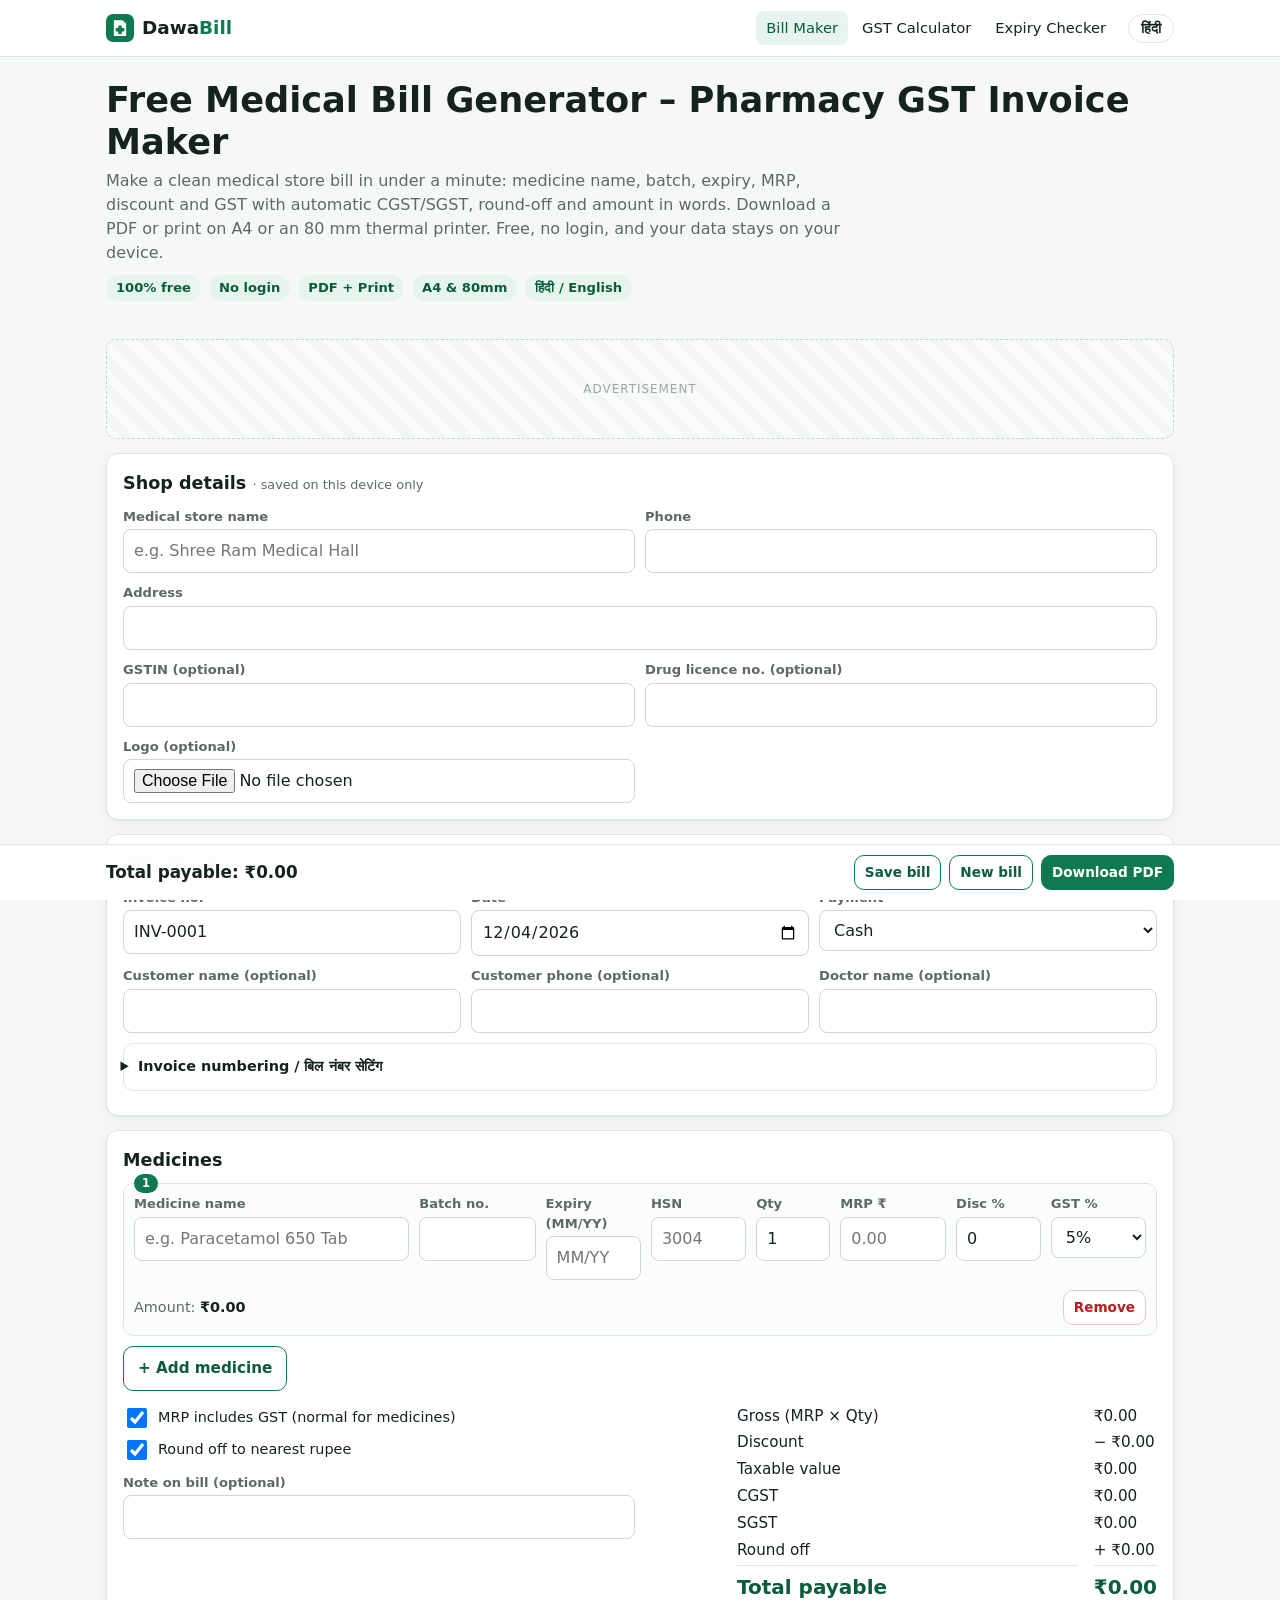
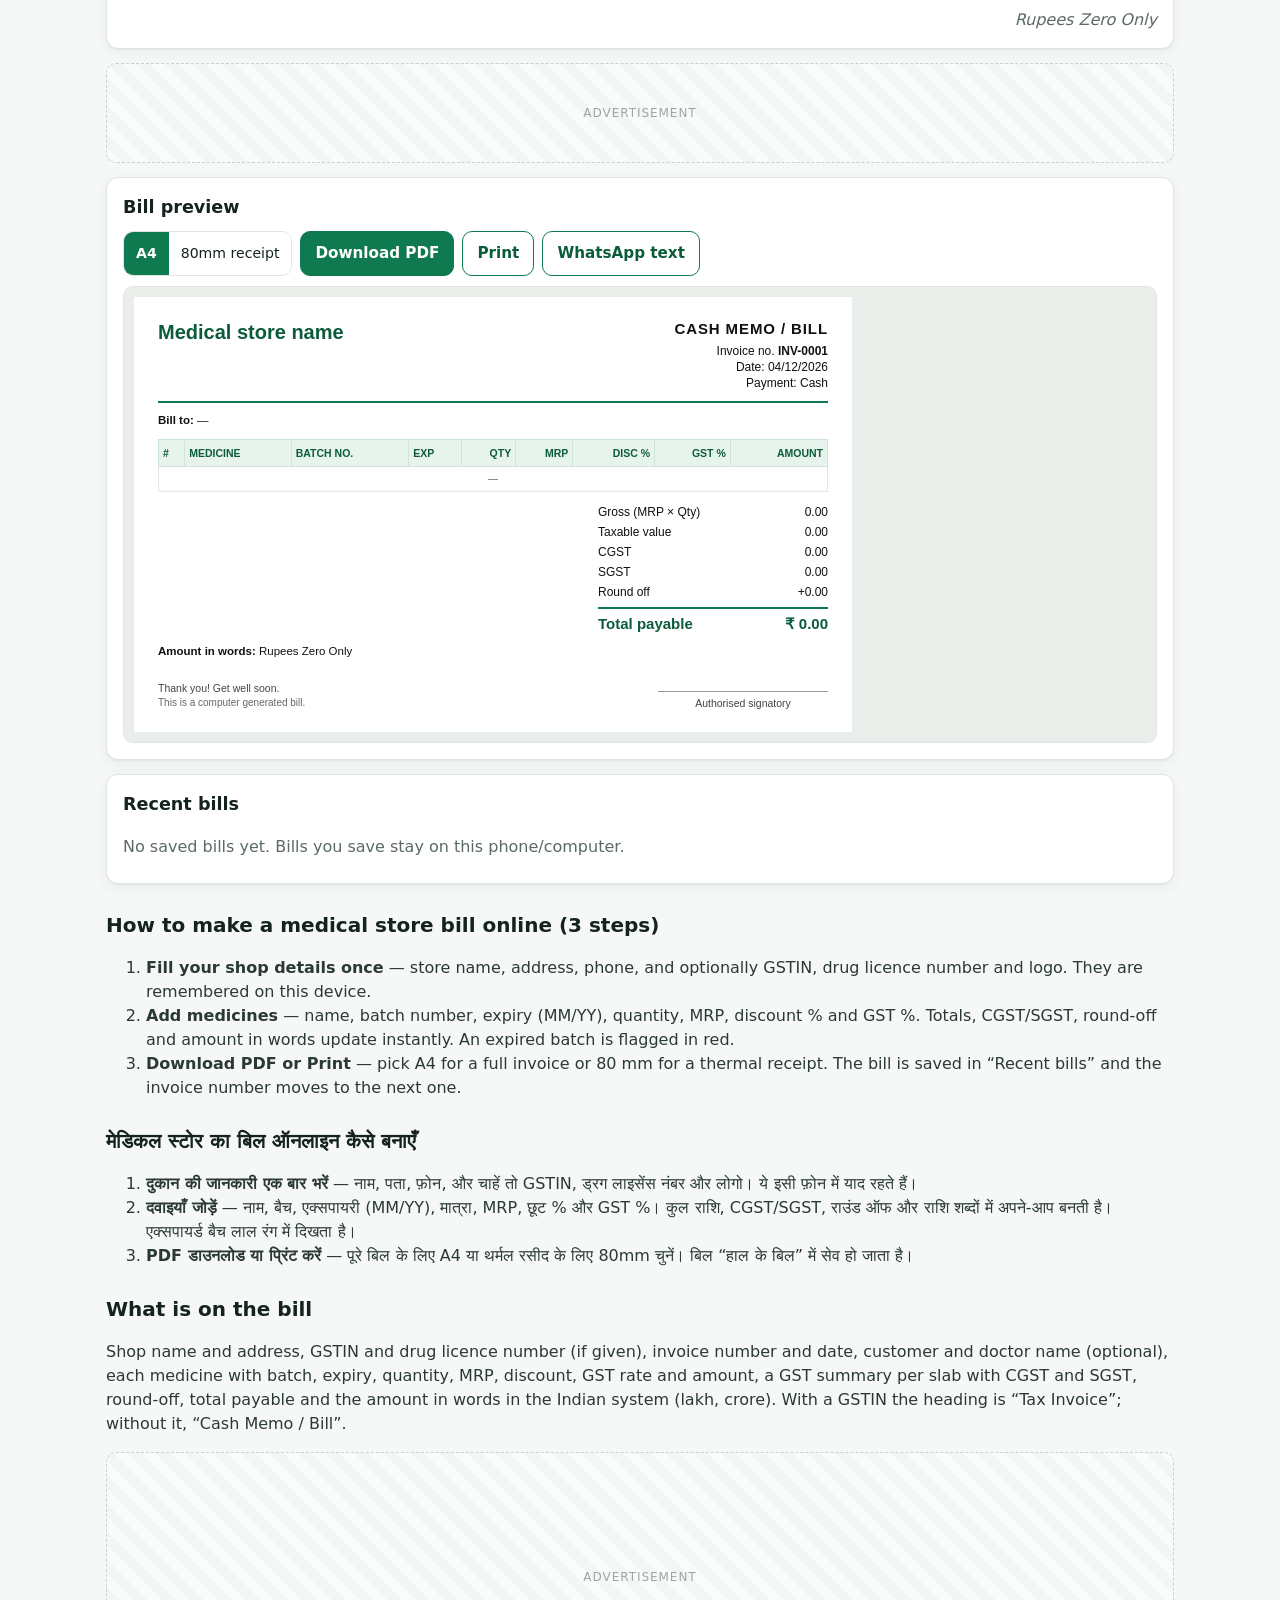
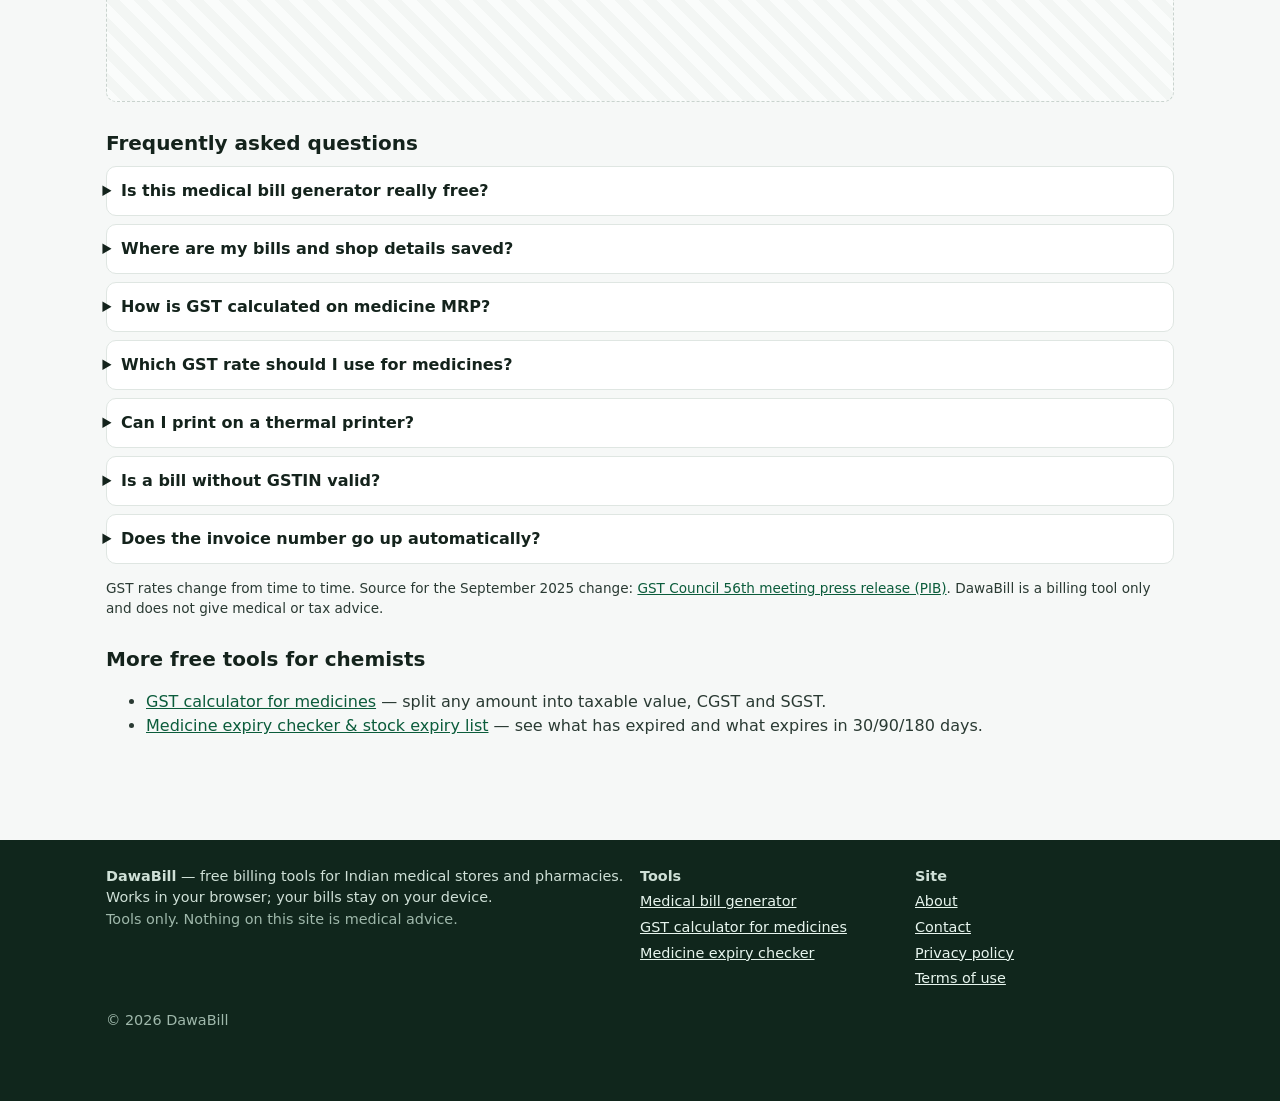
<file: docs/index.html>
<!doctype html>
<html lang="en">
<head>
<meta charset="utf-8">
<meta name="viewport" content="width=device-width, initial-scale=1">
<title>Free Medical Bill Generator | Pharmacy GST Invoice Maker (PDF) – DawaBill</title>
<meta name="description" content="Free medical bill generator for Indian chemists: make pharmacy GST invoices with batch, expiry, MRP, discount, CGST/SGST and amount in words. Download PDF (A4 or 80mm). No login.">
<link rel="canonical" href="https://wildsouleast.github.io/dawabill/">
<meta name="robots" content="index,follow">
<meta name="theme-color" content="#0f7a4f">
<meta property="og:type" content="website">
<meta property="og:site_name" content="DawaBill">
<meta property="og:title" content="Free Medical Bill Generator | Pharmacy GST Invoice Maker (PDF) – DawaBill">
<meta property="og:description" content="Free medical bill generator for Indian chemists: make pharmacy GST invoices with batch, expiry, MRP, discount, CGST/SGST and amount in words. Download PDF (A4 or 80mm). No login.">
<meta property="og:url" content="https://wildsouleast.github.io/dawabill/">
<meta property="og:image" content="https://wildsouleast.github.io/dawabill/og.png">
<meta property="og:locale" content="en_IN">
<meta name="twitter:card" content="summary_large_image">
<link rel="icon" href="favicon.svg" type="image/svg+xml">
<link rel="stylesheet" href="styles.css">
<script type="application/ld+json">{"@context": "https://schema.org", "@type": "WebApplication", "name": "DawaBill – Free Medical Bill Generator", "url": "https://wildsouleast.github.io/dawabill/", "description": "Free medical bill generator for Indian chemists: make pharmacy GST invoices with batch, expiry, MRP, discount, CGST/SGST and amount in words. Download PDF (A4 or 80mm). No login.", "applicationCategory": "BusinessApplication", "operatingSystem": "Any (web browser)", "inLanguage": ["en-IN", "hi-IN"], "isAccessibleForFree": true, "offers": {"@type": "Offer", "price": "0", "priceCurrency": "INR"}}</script><script type="application/ld+json">{"@context": "https://schema.org", "@type": "FAQPage", "mainEntity": [{"@type": "Question", "name": "Is this medical bill generator really free?", "acceptedAnswer": {"@type": "Answer", "text": "Yes. DawaBill is free to use with no login and no limit on bills. The site is supported by ads."}}, {"@type": "Question", "name": "Where are my bills and shop details saved?", "acceptedAnswer": {"@type": "Answer", "text": "Only in your own browser (localStorage) on the phone or computer you use. Nothing is uploaded to our server. If you clear browser data or change phone, saved bills are gone, so keep the PDFs you need."}}, {"@type": "Question", "name": "How is GST calculated on medicine MRP?", "acceptedAnswer": {"@type": "Answer", "text": "MRP printed on medicines already includes GST. So the tool takes the amount after discount and works backwards: taxable value = amount × 100 ÷ (100 + GST%). The GST is split equally into CGST and SGST. If your rates are without GST, untick “MRP includes GST” and GST is added on top."}}, {"@type": "Question", "name": "Which GST rate should I use for medicines?", "acceptedAnswer": {"@type": "Answer", "text": "Check the rate for each product's HSN code with your CA or on the GST portal. As per the GST Council's 56th meeting (effective 22 September 2025), most medicines moved to 5% and some life-saving drugs to nil. The tool lets you pick 0%, 5%, 12% or 18% for every item."}}, {"@type": "Question", "name": "Can I print on a thermal printer?", "acceptedAnswer": {"@type": "Answer", "text": "Yes. Choose “80mm receipt” and press Print or Download PDF. The receipt layout fits common 80 mm thermal printers. For a normal printer choose A4."}}, {"@type": "Question", "name": "Is a bill without GSTIN valid?", "acceptedAnswer": {"@type": "Answer", "text": "If you are not GST-registered, leave GSTIN empty and the bill prints as a “Cash memo / Bill”. With a GSTIN it prints as a “Tax invoice”. Your CA can tell you what your shop needs."}}, {"@type": "Question", "name": "Does the invoice number go up automatically?", "acceptedAnswer": {"@type": "Answer", "text": "Yes. Every saved or downloaded bill moves the counter to the next number (INV-0001, INV-0002…). You can change the prefix and the next number any time."}}]}</script>
</head>
<body>
<a class="skip" href="#main">Skip to content</a>
<header class="site noprint"><div class="wrap">
<a class="logo" href=""><svg viewBox="0 0 32 32" aria-hidden="true"><rect width="32" height="32" rx="8" fill="#0f7a4f"/><path d="M9 7h10l4 4v14H9z" fill="#fff"/><path d="M19 7v4h4" fill="#cfe9dc"/><rect x="14" y="13" width="4" height="10" rx="1" fill="#0f7a4f"/><rect x="11" y="16" width="10" height="4" rx="1" fill="#0f7a4f"/></svg><span>Dawa<b>Bill</b></span></a>
<nav class="main" aria-label="Main"><a href="" aria-current=page>Bill Maker</a><a href="gst-calculator/">GST Calculator</a><a href="medicine-expiry-checker/">Expiry Checker</a></nav>
<button id="langBtn" class="lang" type="button">हिंदी</button>
</div></header>
<main id="main">

<div class="wrap">
<section class="hero">
<h1>Free Medical Bill Generator – Pharmacy GST Invoice Maker</h1>
<p>Make a clean medical store bill in under a minute: medicine name, batch, expiry, MRP, discount and GST with automatic CGST/SGST, round-off and amount in words. Download a PDF or print on A4 or an 80&nbsp;mm thermal printer. Free, no login, and your data stays on your device.</p>
<ul class="badges"><li>100% free</li><li>No login</li><li>PDF + Print</li><li>A4 &amp; 80mm</li><li>हिंदी / English</li></ul>
</section>
<!-- AD SLOT: home-top — paste the AdSense <ins> unit here after approval; keep the reserved height -->
<div class="ad-slot noprint" data-ad-slot="home-top" aria-hidden="true">Advertisement</div>
<form id="billForm" autocomplete="on">
<section class="card" id="shopCard" aria-labelledby="hShop">
<h2 id="hShop"><span data-i18n="shopDetails">Shop details</span> <small>· <span data-i18n="savedDevice">saved on this device only</span></small></h2>
<div class="grid g2">
<div><label for="shopName" data-i18n="shopName">Medical store name</label><input id="shopName" placeholder="e.g. Shree Ram Medical Hall" autocomplete="organization"></div>
<div><label for="shopPhone" data-i18n="shopPhone">Phone</label><input id="shopPhone" inputmode="tel" autocomplete="tel"></div>
<div style="grid-column:1/-1"><label for="shopAddr" data-i18n="shopAddr">Address</label><input id="shopAddr" autocomplete="street-address"></div>
<div><label for="gstin" data-i18n="gstin">GSTIN (optional)</label><input id="gstin" maxlength="15" style="text-transform:uppercase"></div>
<div><label for="dl" data-i18n="dl">Drug licence no. (optional)</label><input id="dl"></div>
<div><label for="logoIn" data-i18n="logo">Logo (optional)</label><input id="logoIn" type="file" accept="image/*"></div>
<div style="display:flex;align-items:flex-end"><button type="button" id="logoRm" class="btn small danger" data-i18n="removeLogo" hidden>Remove logo</button></div>
</div>
</section>

<section class="card" id="billCard" aria-labelledby="hBill">
<h2 id="hBill" data-i18n="billDetails">Bill details</h2>
<div class="grid g3">
<div><label for="invNo" data-i18n="invNo">Invoice no.</label><input id="invNo"></div>
<div><label for="date" data-i18n="date">Date</label><input id="date" type="date"></div>
<div><label for="payMode" data-i18n="payMode">Payment</label><select id="payMode"><option value="cash" data-i18n="cash">Cash</option><option value="upi" data-i18n="upi">UPI</option><option value="card" data-i18n="card">Card</option><option value="credit" data-i18n="credit">Credit</option></select></div>
<div><label for="custName" data-i18n="custName">Customer name (optional)</label><input id="custName" autocomplete="off"></div>
<div><label for="custPhone" data-i18n="custPhone">Customer phone (optional)</label><input id="custPhone" inputmode="tel" autocomplete="off"></div>
<div><label for="doctor" data-i18n="doctor">Doctor name (optional)</label><input id="doctor" autocomplete="off"></div>
</div>
<details style="margin-top:10px"><summary style="font-size:.9rem">Invoice numbering / बिल नंबर सेटिंग</summary>
<div class="grid g2" style="padding-bottom:12px"><div><label for="prefix" data-i18n="invPrefix">Invoice prefix</label><input id="prefix"></div><div><label for="nextNo" data-i18n="nextNo">Next number</label><input id="nextNo" type="number" min="1" inputmode="numeric"></div></div>
</details>
</section>

<section class="card" aria-labelledby="hItems">
<h2 id="hItems" data-i18n="items">Medicines</h2>
<div id="items"></div>
<button type="button" id="addItem" class="btn ghost" data-i18n="addItem">+ Add medicine</button>
<div class="grid g2" style="margin-top:14px">
<div>
<label class="check"><input type="checkbox" id="inclusive" checked> <span data-i18n="inclusive">MRP includes GST (normal for medicines)</span></label>
<label class="check" style="margin-top:6px"><input type="checkbox" id="roundoff" checked> <span data-i18n="roundoff">Round off to nearest rupee</span></label>
<div style="margin-top:10px"><label for="notes" data-i18n="notes">Note on bill (optional)</label><input id="notes"></div>
</div>
<div><div class="totals" id="totals" aria-live="polite"></div><div class="words" id="words"></div></div>
</div>
</section>
</form>

<!-- AD SLOT: home-middle — paste the AdSense <ins> unit here after approval; keep the reserved height -->
<div class="ad-slot noprint" data-ad-slot="home-middle" aria-hidden="true">Advertisement</div>

<section class="card" aria-labelledby="hPrev">
<h2 id="hPrev" data-i18n="preview">Bill preview</h2>
<div class="row-actions" style="margin:0 0 10px">
<div class="seg" role="group" aria-label="Bill size"><button type="button" data-layout="a4" aria-pressed="true" data-i18n="a4">A4</button><button type="button" data-layout="thermal" aria-pressed="false" data-i18n="thermal">80mm receipt</button></div>
<button type="button" id="btnPdf2" class="btn" data-i18n="pdf">Download PDF</button>
<button type="button" id="btnPrint" class="btn ghost" data-i18n="print">Print</button>
<button type="button" id="btnShare" class="btn ghost" data-i18n="share">WhatsApp text</button>
</div>
<div class="preview-box" id="previewBox"><div class="preview-scale" id="previewScale"><div id="invoice" class="invoice"></div></div></div>
</section>

<section class="card" aria-labelledby="hRecent">
<h2 id="hRecent" data-i18n="recent">Recent bills</h2>
<ul class="recent" id="recent"></ul>
</section>

<span id="h2pSrc" data-src="vendor/html2pdf.bundle.min.js" hidden></span>

<article class="content">
<h2>How to make a medical store bill online (3 steps)</h2>
<ol>
<li><b>Fill your shop details once</b> — store name, address, phone, and optionally GSTIN, drug licence number and logo. They are remembered on this device.</li>
<li><b>Add medicines</b> — name, batch number, expiry (MM/YY), quantity, MRP, discount % and GST %. Totals, CGST/SGST, round-off and amount in words update instantly. An expired batch is flagged in red.</li>
<li><b>Download PDF or Print</b> — pick A4 for a full invoice or 80&nbsp;mm for a thermal receipt. The bill is saved in “Recent bills” and the invoice number moves to the next one.</li>
</ol>
<h2 lang="hi">मेडिकल स्टोर का बिल ऑनलाइन कैसे बनाएँ</h2>
<ol lang="hi">
<li><b>दुकान की जानकारी एक बार भरें</b> — नाम, पता, फ़ोन, और चाहें तो GSTIN, ड्रग लाइसेंस नंबर और लोगो। ये इसी फ़ोन में याद रहते हैं।</li>
<li><b>दवाइयाँ जोड़ें</b> — नाम, बैच, एक्सपायरी (MM/YY), मात्रा, MRP, छूट % और GST %। कुल राशि, CGST/SGST, राउंड ऑफ और राशि शब्दों में अपने-आप बनती है। एक्सपायर्ड बैच लाल रंग में दिखता है।</li>
<li><b>PDF डाउनलोड या प्रिंट करें</b> — पूरे बिल के लिए A4 या थर्मल रसीद के लिए 80mm चुनें। बिल “हाल के बिल” में सेव हो जाता है।</li>
</ol>
<h2>What is on the bill</h2>
<p>Shop name and address, GSTIN and drug licence number (if given), invoice number and date, customer and doctor name (optional), each medicine with batch, expiry, quantity, MRP, discount, GST rate and amount, a GST summary per slab with CGST and SGST, round-off, total payable and the amount in words in the Indian system (lakh, crore). With a GSTIN the heading is “Tax Invoice”; without it, “Cash Memo / Bill”.</p>
<!-- AD SLOT: home-content — paste the AdSense <ins> unit here after approval; keep the reserved height -->
<div class="ad-slot tall noprint" data-ad-slot="home-content" aria-hidden="true">Advertisement</div>
<h2>Frequently asked questions</h2>
<details><summary>Is this medical bill generator really free?</summary><p>Yes. DawaBill is free to use with no login and no limit on bills. The site is supported by ads.</p><p class="hi" lang="hi"><b>क्या यह मेडिकल बिल जनरेटर सच में फ्री है?</b><br>हाँ, बिल्कुल फ्री है। न लॉगिन चाहिए, न बिलों की कोई सीमा। साइट विज्ञापनों से चलती है।</p></details><details><summary>Where are my bills and shop details saved?</summary><p>Only in your own browser (localStorage) on the phone or computer you use. Nothing is uploaded to our server. If you clear browser data or change phone, saved bills are gone, so keep the PDFs you need.</p><p class="hi" lang="hi"><b>मेरे बिल और दुकान की जानकारी कहाँ सेव होती है?</b><br>सिर्फ आपके अपने फ़ोन/कंप्यूटर के ब्राउज़र में। हमारे सर्वर पर कुछ नहीं जाता। ब्राउज़र डेटा साफ़ करने या फ़ोन बदलने पर सेव बिल चले जाते हैं, इसलिए ज़रूरी PDF रख लें।</p></details><details><summary>How is GST calculated on medicine MRP?</summary><p>MRP printed on medicines already includes GST. So the tool takes the amount after discount and works backwards: taxable value = amount × 100 ÷ (100 + GST%). The GST is split equally into CGST and SGST. If your rates are without GST, untick “MRP includes GST” and GST is added on top.</p><p class="hi" lang="hi"><b>दवा के MRP पर GST कैसे निकलता है?</b><br>दवा का MRP पहले से GST सहित होता है। टूल छूट के बाद की राशि से उल्टा हिसाब लगाता है: कर योग्य राशि = राशि × 100 ÷ (100 + GST%)। GST आधा CGST और आधा SGST में बँटता है। अगर आपकी रेट GST के बिना है तो “MRP में GST शामिल है” का टिक हटा दें।</p></details><details><summary>Which GST rate should I use for medicines?</summary><p>Check the rate for each product's HSN code with your CA or on the GST portal. As per the GST Council's 56th meeting (effective 22 September 2025), most medicines moved to 5% and some life-saving drugs to nil. The tool lets you pick 0%, 5%, 12% or 18% for every item.</p><p class="hi" lang="hi"><b>दवाओं पर कौन सा GST रेट लगाएँ?</b><br>हर प्रोडक्ट के HSN कोड का रेट अपने CA या GST पोर्टल से जाँच लें। GST काउंसिल की 56वीं बैठक (22 सितंबर 2025 से लागू) के अनुसार ज़्यादातर दवाएँ 5% पर और कुछ जीवनरक्षक दवाएँ 0% पर आ गईं। टूल में हर आइटम के लिए 0%, 5%, 12% या 18% चुन सकते हैं।</p></details><details><summary>Can I print on a thermal printer?</summary><p>Yes. Choose “80mm receipt” and press Print or Download PDF. The receipt layout fits common 80 mm thermal printers. For a normal printer choose A4.</p><p class="hi" lang="hi"><b>क्या थर्मल प्रिंटर पर प्रिंट हो सकता है?</b><br>हाँ। “80mm रसीद” चुनें और प्रिंट या PDF डाउनलोड दबाएँ। यह 80mm थर्मल प्रिंटर के लिए है। साधारण प्रिंटर के लिए A4 चुनें।</p></details><details><summary>Is a bill without GSTIN valid?</summary><p>If you are not GST-registered, leave GSTIN empty and the bill prints as a “Cash memo / Bill”. With a GSTIN it prints as a “Tax invoice”. Your CA can tell you what your shop needs.</p><p class="hi" lang="hi"><b>बिना GSTIN का बिल चल सकता है?</b><br>अगर आप GST में रजिस्टर्ड नहीं हैं तो GSTIN खाली छोड़ें, बिल “कैश मेमो / बिल” के नाम से बनेगा। GSTIN डालने पर “टैक्स इनवॉइस” बनेगा। आपकी दुकान को क्या चाहिए, यह आपके CA बताएँगे।</p></details><details><summary>Does the invoice number go up automatically?</summary><p>Yes. Every saved or downloaded bill moves the counter to the next number (INV-0001, INV-0002…). You can change the prefix and the next number any time.</p><p class="hi" lang="hi"><b>क्या बिल नंबर अपने-आप बढ़ता है?</b><br>हाँ। हर सेव या डाउनलोड किए बिल के बाद नंबर अगला हो जाता है (INV-0001, INV-0002…)। प्रीफ़िक्स और अगला नंबर कभी भी बदल सकते हैं।</p></details>
<p class="note">GST rates change from time to time. Source for the September 2025 change: <a href="https://gstcouncil.gov.in/sites/default/files/2025-09/press_release_press_information_bureau_0.pdf" rel="noopener">GST Council 56th meeting press release (PIB)</a>. DawaBill is a billing tool only and does not give medical or tax advice.</p>
<h2>More free tools for chemists</h2>
<ul><li><a href="gst-calculator/">GST calculator for medicines</a> — split any amount into taxable value, CGST and SGST.</li>
<li><a href="medicine-expiry-checker/">Medicine expiry checker &amp; stock expiry list</a> — see what has expired and what expires in 30/90/180 days.</li></ul>
</article>
</div>
<div class="sticky-bar noprint"><div class="wrap"><span class="sum"><span class="lbl"><span data-i18n="payable">Total payable</span>: </span><span id="barSum">₹0.00</span></span>
<button type="button" id="btnSave" class="btn ghost small" data-i18n="save">Save bill</button>
<button type="button" id="btnNew" class="btn ghost small" data-i18n="newBill">New bill</button>
<button type="button" id="btnPdf" class="btn small" data-i18n="pdf">Download PDF</button></div></div>
<style id="pageStyle"></style>

</main>
<footer class="site noprint"><div class="wrap cols">
<div><b>DawaBill</b> — free billing tools for Indian medical stores and pharmacies. Works in your browser; your bills stay on your device.<br><span class="muted" style="color:#9fb8ab">Tools only. Nothing on this site is medical advice.</span></div>
<div><b>Tools</b><ul><li><a href="">Medical bill generator</a></li><li><a href="gst-calculator/">GST calculator for medicines</a></li><li><a href="medicine-expiry-checker/">Medicine expiry checker</a></li></ul></div>
<div><b>Site</b><ul><li><a href="about/">About</a></li><li><a href="contact/">Contact</a></li><li><a href="privacy-policy/">Privacy policy</a></li><li><a href="terms/">Terms of use</a></li></ul></div>
<div style="grid-column:1/-1;color:#9fb8ab">© <span id="yr">2026</span> DawaBill</div>
</div></footer>
<div id="toast" class="toast" role="status" aria-live="polite"></div>
<div id="print-root"></div>
<script src="i18n.js"></script><script src="calc.js"></script><script src="common.js"></script><script src="bill.js"></script>
</body>
</html>
</file>
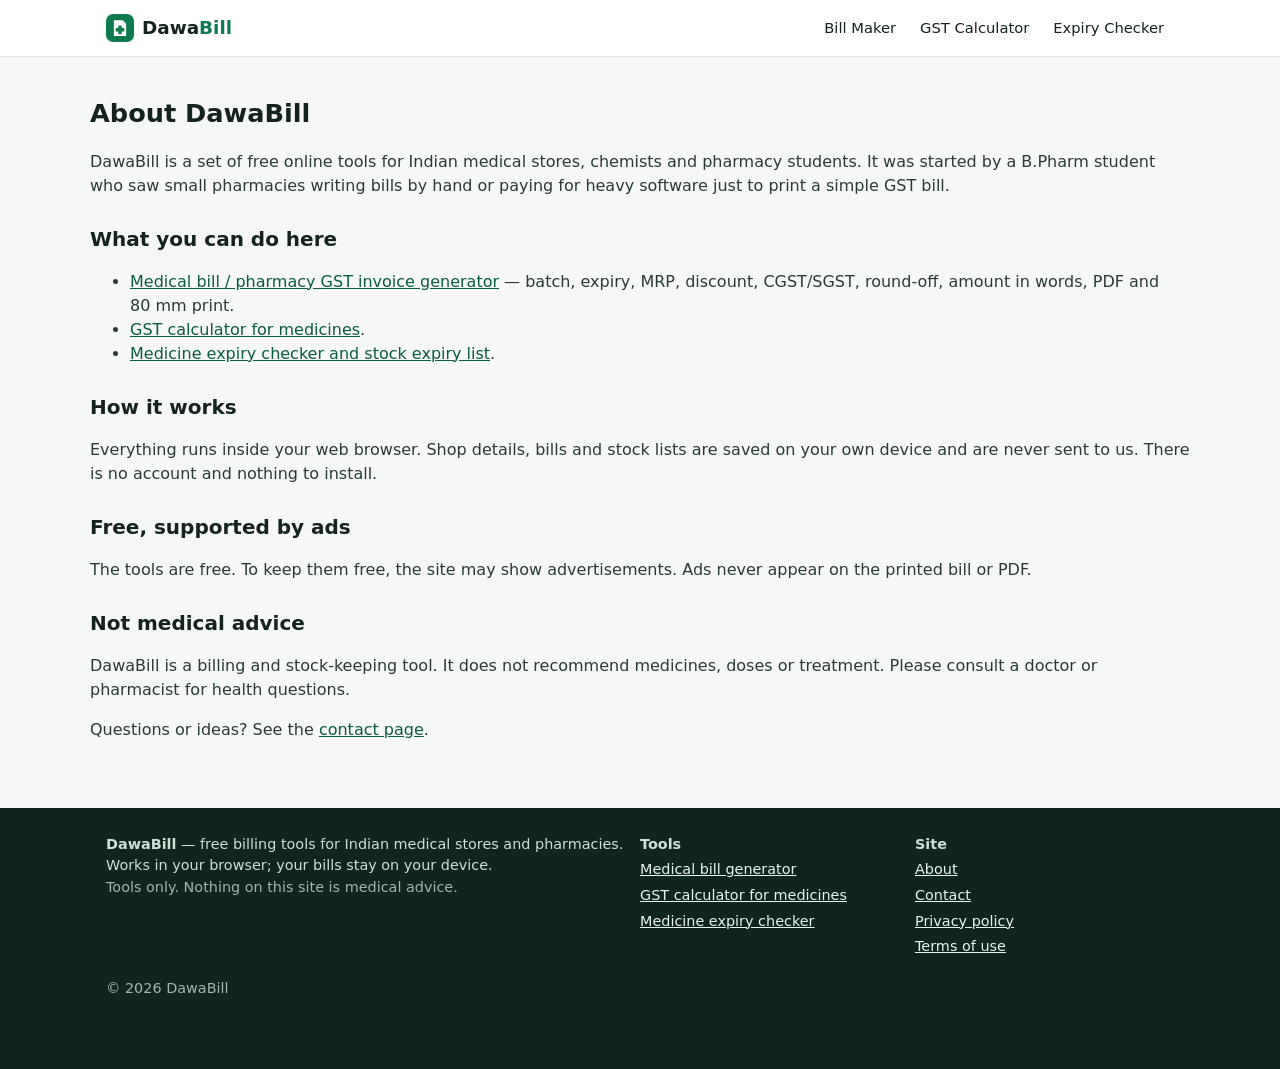
<file: docs/about/index.html>
<!doctype html>
<html lang="en">
<head>
<meta charset="utf-8">
<meta name="viewport" content="width=device-width, initial-scale=1">
<title>About | DawaBill</title>
<meta name="description" content="About DawaBill: free, browser-based billing tools for Indian medical stores and pharmacies.">
<link rel="canonical" href="https://wildsouleast.github.io/dawabill/about/">
<meta name="robots" content="index,follow">
<meta name="theme-color" content="#0f7a4f">
<meta property="og:type" content="website">
<meta property="og:site_name" content="DawaBill">
<meta property="og:title" content="About | DawaBill">
<meta property="og:description" content="About DawaBill: free, browser-based billing tools for Indian medical stores and pharmacies.">
<meta property="og:url" content="https://wildsouleast.github.io/dawabill/about/">
<meta property="og:image" content="https://wildsouleast.github.io/dawabill/og.png">
<meta property="og:locale" content="en_IN">
<meta name="twitter:card" content="summary_large_image">
<link rel="icon" href="../favicon.svg" type="image/svg+xml">
<link rel="stylesheet" href="../styles.css">

</head>
<body>
<a class="skip" href="#main">Skip to content</a>
<header class="site noprint"><div class="wrap">
<a class="logo" href="../"><svg viewBox="0 0 32 32" aria-hidden="true"><rect width="32" height="32" rx="8" fill="#0f7a4f"/><path d="M9 7h10l4 4v14H9z" fill="#fff"/><path d="M19 7v4h4" fill="#cfe9dc"/><rect x="14" y="13" width="4" height="10" rx="1" fill="#0f7a4f"/><rect x="11" y="16" width="10" height="4" rx="1" fill="#0f7a4f"/></svg><span>Dawa<b>Bill</b></span></a>
<nav class="main" aria-label="Main"><a href="../">Bill Maker</a><a href="../gst-calculator/">GST Calculator</a><a href="../medicine-expiry-checker/">Expiry Checker</a></nav>

</div></header>
<main id="main">
<div class="wrap page content"><h1>About DawaBill</h1>
<p>DawaBill is a set of free online tools for Indian medical stores, chemists and pharmacy students. It was started by a B.Pharm student who saw small pharmacies writing bills by hand or paying for heavy software just to print a simple GST bill.</p>
<h2>What you can do here</h2>
<ul><li><a href="../">Medical bill / pharmacy GST invoice generator</a> — batch, expiry, MRP, discount, CGST/SGST, round-off, amount in words, PDF and 80&nbsp;mm print.</li>
<li><a href="../gst-calculator/">GST calculator for medicines</a>.</li><li><a href="../medicine-expiry-checker/">Medicine expiry checker and stock expiry list</a>.</li></ul>
<h2>How it works</h2>
<p>Everything runs inside your web browser. Shop details, bills and stock lists are saved on your own device and are never sent to us. There is no account and nothing to install.</p>
<h2>Free, supported by ads</h2>
<p>The tools are free. To keep them free, the site may show advertisements. Ads never appear on the printed bill or PDF.</p>
<h2>Not medical advice</h2>
<p>DawaBill is a billing and stock-keeping tool. It does not recommend medicines, doses or treatment. Please consult a doctor or pharmacist for health questions.</p>
<p>Questions or ideas? See the <a href="../contact/">contact page</a>.</p></div>
</main>
<footer class="site noprint"><div class="wrap cols">
<div><b>DawaBill</b> — free billing tools for Indian medical stores and pharmacies. Works in your browser; your bills stay on your device.<br><span class="muted" style="color:#9fb8ab">Tools only. Nothing on this site is medical advice.</span></div>
<div><b>Tools</b><ul><li><a href="../">Medical bill generator</a></li><li><a href="../gst-calculator/">GST calculator for medicines</a></li><li><a href="../medicine-expiry-checker/">Medicine expiry checker</a></li></ul></div>
<div><b>Site</b><ul><li><a href="../about/">About</a></li><li><a href="../contact/">Contact</a></li><li><a href="../privacy-policy/">Privacy policy</a></li><li><a href="../terms/">Terms of use</a></li></ul></div>
<div style="grid-column:1/-1;color:#9fb8ab">© <span id="yr">2026</span> DawaBill</div>
</div></footer>
<div id="toast" class="toast" role="status" aria-live="polite"></div>
<div id="print-root"></div>
<script src="../i18n.js"></script><script src="../calc.js"></script><script src="../common.js"></script>
</body>
</html>
</file>
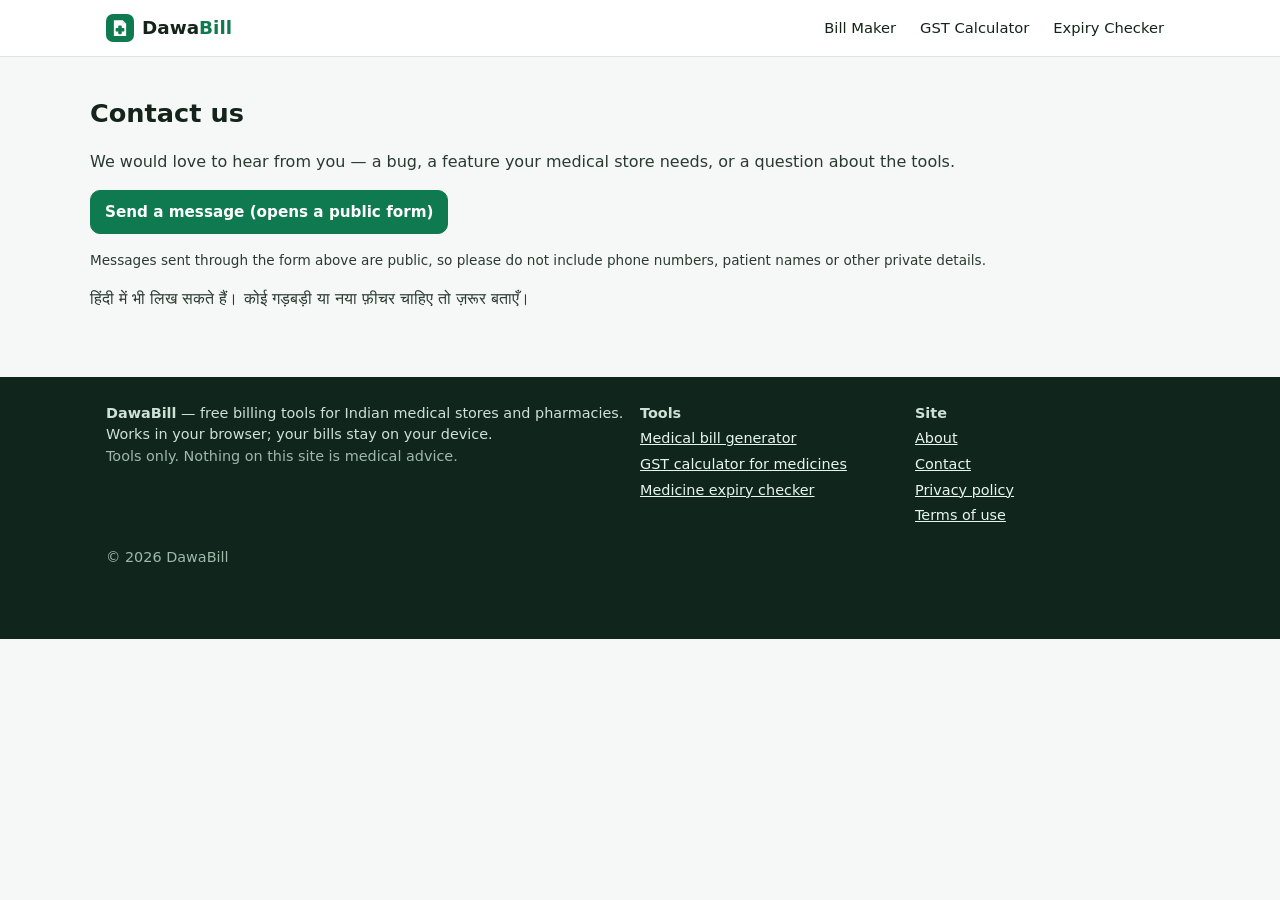
<file: docs/contact/index.html>
<!doctype html>
<html lang="en">
<head>
<meta charset="utf-8">
<meta name="viewport" content="width=device-width, initial-scale=1">
<title>Contact | DawaBill</title>
<meta name="description" content="Contact DawaBill with questions, bug reports or feature ideas.">
<link rel="canonical" href="https://wildsouleast.github.io/dawabill/contact/">
<meta name="robots" content="index,follow">
<meta name="theme-color" content="#0f7a4f">
<meta property="og:type" content="website">
<meta property="og:site_name" content="DawaBill">
<meta property="og:title" content="Contact | DawaBill">
<meta property="og:description" content="Contact DawaBill with questions, bug reports or feature ideas.">
<meta property="og:url" content="https://wildsouleast.github.io/dawabill/contact/">
<meta property="og:image" content="https://wildsouleast.github.io/dawabill/og.png">
<meta property="og:locale" content="en_IN">
<meta name="twitter:card" content="summary_large_image">
<link rel="icon" href="../favicon.svg" type="image/svg+xml">
<link rel="stylesheet" href="../styles.css">

</head>
<body>
<a class="skip" href="#main">Skip to content</a>
<header class="site noprint"><div class="wrap">
<a class="logo" href="../"><svg viewBox="0 0 32 32" aria-hidden="true"><rect width="32" height="32" rx="8" fill="#0f7a4f"/><path d="M9 7h10l4 4v14H9z" fill="#fff"/><path d="M19 7v4h4" fill="#cfe9dc"/><rect x="14" y="13" width="4" height="10" rx="1" fill="#0f7a4f"/><rect x="11" y="16" width="10" height="4" rx="1" fill="#0f7a4f"/></svg><span>Dawa<b>Bill</b></span></a>
<nav class="main" aria-label="Main"><a href="../">Bill Maker</a><a href="../gst-calculator/">GST Calculator</a><a href="../medicine-expiry-checker/">Expiry Checker</a></nav>

</div></header>
<main id="main">
<div class="wrap page content"><h1>Contact us</h1>
<p>We would love to hear from you — a bug, a feature your medical store needs, or a question about the tools.</p>
<p><a class="btn" href="https://github.com/wildsouleast/dawabill/issues/new" rel="noopener">Send a message (opens a public form)</a></p>
<p class="note">Messages sent through the form above are public, so please do not include phone numbers, patient names or other private details.</p>
<p>हिंदी में भी लिख सकते हैं। कोई गड़बड़ी या नया फ़ीचर चाहिए तो ज़रूर बताएँ।</p></div>
</main>
<footer class="site noprint"><div class="wrap cols">
<div><b>DawaBill</b> — free billing tools for Indian medical stores and pharmacies. Works in your browser; your bills stay on your device.<br><span class="muted" style="color:#9fb8ab">Tools only. Nothing on this site is medical advice.</span></div>
<div><b>Tools</b><ul><li><a href="../">Medical bill generator</a></li><li><a href="../gst-calculator/">GST calculator for medicines</a></li><li><a href="../medicine-expiry-checker/">Medicine expiry checker</a></li></ul></div>
<div><b>Site</b><ul><li><a href="../about/">About</a></li><li><a href="../contact/">Contact</a></li><li><a href="../privacy-policy/">Privacy policy</a></li><li><a href="../terms/">Terms of use</a></li></ul></div>
<div style="grid-column:1/-1;color:#9fb8ab">© <span id="yr">2026</span> DawaBill</div>
</div></footer>
<div id="toast" class="toast" role="status" aria-live="polite"></div>
<div id="print-root"></div>
<script src="../i18n.js"></script><script src="../calc.js"></script><script src="../common.js"></script>
</body>
</html>
</file>
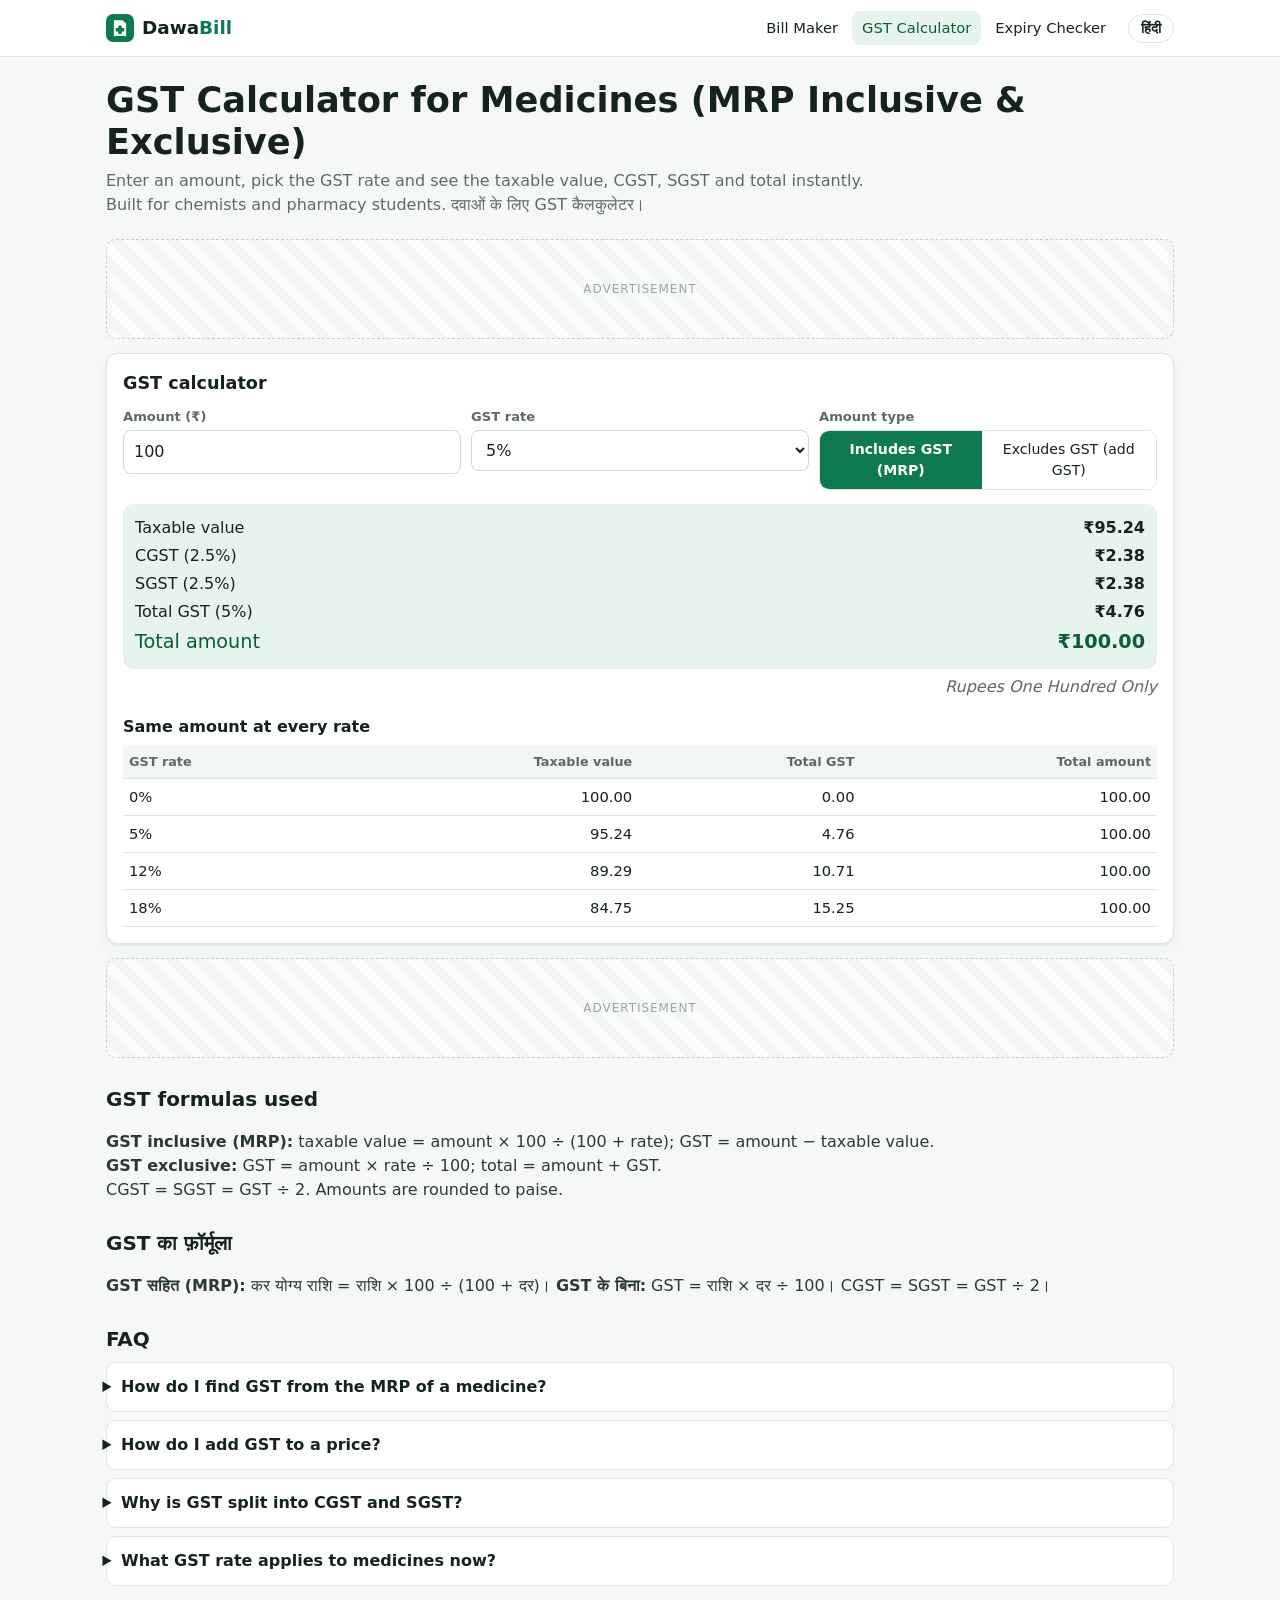
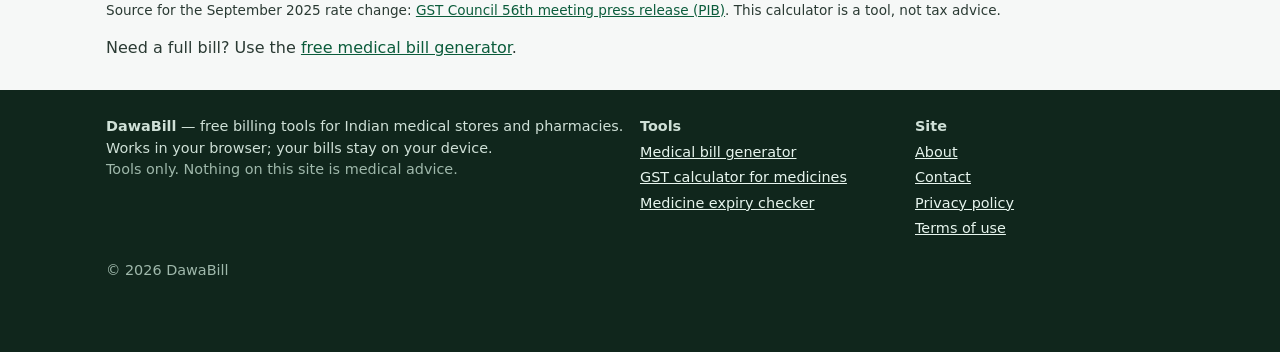
<file: docs/gst-calculator/index.html>
<!doctype html>
<html lang="en">
<head>
<meta charset="utf-8">
<meta name="viewport" content="width=device-width, initial-scale=1">
<title>GST Calculator for Medicines – MRP to CGST/SGST (Free) | DawaBill</title>
<meta name="description" content="Free GST calculator for medicines: find taxable value, CGST and SGST from MRP (GST inclusive) or add GST to a price. 0%, 5%, 12%, 18% rates. Hindi & English.">
<link rel="canonical" href="https://wildsouleast.github.io/dawabill/gst-calculator/">
<meta name="robots" content="index,follow">
<meta name="theme-color" content="#0f7a4f">
<meta property="og:type" content="website">
<meta property="og:site_name" content="DawaBill">
<meta property="og:title" content="GST Calculator for Medicines – MRP to CGST/SGST (Free) | DawaBill">
<meta property="og:description" content="Free GST calculator for medicines: find taxable value, CGST and SGST from MRP (GST inclusive) or add GST to a price. 0%, 5%, 12%, 18% rates. Hindi & English.">
<meta property="og:url" content="https://wildsouleast.github.io/dawabill/gst-calculator/">
<meta property="og:image" content="https://wildsouleast.github.io/dawabill/og.png">
<meta property="og:locale" content="en_IN">
<meta name="twitter:card" content="summary_large_image">
<link rel="icon" href="../favicon.svg" type="image/svg+xml">
<link rel="stylesheet" href="../styles.css">
<script type="application/ld+json">{"@context": "https://schema.org", "@type": "WebApplication", "name": "GST Calculator for Medicines", "url": "https://wildsouleast.github.io/dawabill/gst-calculator/", "description": "Free GST calculator for medicines: find taxable value, CGST and SGST from MRP (GST inclusive) or add GST to a price. 0%, 5%, 12%, 18% rates. Hindi & English.", "applicationCategory": "BusinessApplication", "operatingSystem": "Any (web browser)", "inLanguage": ["en-IN", "hi-IN"], "isAccessibleForFree": true, "offers": {"@type": "Offer", "price": "0", "priceCurrency": "INR"}}</script><script type="application/ld+json">{"@context": "https://schema.org", "@type": "FAQPage", "mainEntity": [{"@type": "Question", "name": "How do I find GST from the MRP of a medicine?", "acceptedAnswer": {"@type": "Answer", "text": "MRP includes GST. Divide by (1 + rate/100). For ₹105 at 5%: taxable value = 105 ÷ 1.05 = ₹100, GST = ₹5 (CGST ₹2.50 + SGST ₹2.50)."}}, {"@type": "Question", "name": "How do I add GST to a price?", "acceptedAnswer": {"@type": "Answer", "text": "Choose “Excludes GST”. GST = price × rate ÷ 100. For ₹100 at 12%, GST is ₹12 and the total is ₹112."}}, {"@type": "Question", "name": "Why is GST split into CGST and SGST?", "acceptedAnswer": {"@type": "Answer", "text": "For a sale inside the same state, half the GST goes to the Centre (CGST) and half to the State (SGST). A 5% rate becomes 2.5% + 2.5%. Sales to another state use IGST instead."}}, {"@type": "Question", "name": "What GST rate applies to medicines now?", "acceptedAnswer": {"@type": "Answer", "text": "After the GST Council's 56th meeting (effective 22 September 2025) most medicines are at 5% and some life-saving drugs at nil. Always confirm the rate for the product's HSN code."}}]}</script>
</head>
<body>
<a class="skip" href="#main">Skip to content</a>
<header class="site noprint"><div class="wrap">
<a class="logo" href="../"><svg viewBox="0 0 32 32" aria-hidden="true"><rect width="32" height="32" rx="8" fill="#0f7a4f"/><path d="M9 7h10l4 4v14H9z" fill="#fff"/><path d="M19 7v4h4" fill="#cfe9dc"/><rect x="14" y="13" width="4" height="10" rx="1" fill="#0f7a4f"/><rect x="11" y="16" width="10" height="4" rx="1" fill="#0f7a4f"/></svg><span>Dawa<b>Bill</b></span></a>
<nav class="main" aria-label="Main"><a href="../">Bill Maker</a><a href="../gst-calculator/" aria-current=page>GST Calculator</a><a href="../medicine-expiry-checker/">Expiry Checker</a></nav>
<button id="langBtn" class="lang" type="button">हिंदी</button>
</div></header>
<main id="main">

<div class="wrap">
<section class="hero"><h1>GST Calculator for Medicines (MRP Inclusive &amp; Exclusive)</h1>
<p>Enter an amount, pick the GST rate and see the taxable value, CGST, SGST and total instantly. Built for chemists and pharmacy students. दवाओं के लिए GST कैलकुलेटर।</p></section>
<!-- AD SLOT: gst-top — paste the AdSense <ins> unit here after approval; keep the reserved height -->
<div class="ad-slot noprint" data-ad-slot="gst-top" aria-hidden="true">Advertisement</div>
<section class="card" aria-labelledby="hG"><h2 id="hG" data-i18n="gstCalc">GST calculator</h2>
<div class="grid g3">
<div><label for="gAmt" data-i18n="amountLbl">Amount (₹)</label><input id="gAmt" type="number" inputmode="decimal" min="0" step="any"></div>
<div><label for="gRate" data-i18n="rateLbl">GST rate</label><select id="gRate"><option value="0">0%</option><option value="5">5%</option><option value="12">12%</option><option value="18">18%</option></select></div>
<div><span class="muted" style="display:block;font-size:.82rem;font-weight:600;margin-bottom:3px" data-i18n="modeLbl">Amount type</span><div class="seg" role="group"><button type="button" data-mode="incl" aria-pressed="true" data-i18n="incl">Includes GST (MRP)</button><button type="button" data-mode="excl" aria-pressed="false" data-i18n="excl">Excludes GST</button></div></div>
</div>
<div class="result" id="gOut" style="margin-top:14px" aria-live="polite"></div>
<p class="words" id="gWords"></p>
<h3 style="font-size:1rem;margin:14px 0 6px" data-i18n="allRates">Same amount at every rate</h3>
<div class="tbl-wrap"><table class="simple" id="gTable"></table></div>
</section>
<!-- AD SLOT: gst-middle — paste the AdSense <ins> unit here after approval; keep the reserved height -->
<div class="ad-slot noprint" data-ad-slot="gst-middle" aria-hidden="true">Advertisement</div>
<article class="content">
<h2>GST formulas used</h2>
<p><b>GST inclusive (MRP):</b> taxable value = amount × 100 ÷ (100 + rate); GST = amount − taxable value.<br><b>GST exclusive:</b> GST = amount × rate ÷ 100; total = amount + GST.<br>CGST = SGST = GST ÷ 2. Amounts are rounded to paise.</p>
<h2 lang="hi">GST का फ़ॉर्मूला</h2>
<p lang="hi"><b>GST सहित (MRP):</b> कर योग्य राशि = राशि × 100 ÷ (100 + दर)। <b>GST के बिना:</b> GST = राशि × दर ÷ 100। CGST = SGST = GST ÷ 2।</p>
<h2>FAQ</h2>
<details><summary>How do I find GST from the MRP of a medicine?</summary><p>MRP includes GST. Divide by (1 + rate/100). For ₹105 at 5%: taxable value = 105 ÷ 1.05 = ₹100, GST = ₹5 (CGST ₹2.50 + SGST ₹2.50).</p><p class="hi" lang="hi"><b>दवा के MRP से GST कैसे निकालें?</b><br>MRP में GST शामिल है। MRP को (1 + दर/100) से भाग दें। ₹105 पर 5%: कर योग्य राशि = 105 ÷ 1.05 = ₹100, GST = ₹5 (CGST ₹2.50 + SGST ₹2.50)।</p></details><details><summary>How do I add GST to a price?</summary><p>Choose “Excludes GST”. GST = price × rate ÷ 100. For ₹100 at 12%, GST is ₹12 and the total is ₹112.</p><p class="hi" lang="hi"><b>किसी कीमत में GST कैसे जोड़ें?</b><br>“GST अलग से जोड़ें” चुनें। GST = कीमत × दर ÷ 100। ₹100 पर 12% GST ₹12 और कुल ₹112।</p></details><details><summary>Why is GST split into CGST and SGST?</summary><p>For a sale inside the same state, half the GST goes to the Centre (CGST) and half to the State (SGST). A 5% rate becomes 2.5% + 2.5%. Sales to another state use IGST instead.</p><p class="hi" lang="hi"><b>GST, CGST और SGST में क्यों बँटता है?</b><br>एक ही राज्य के अंदर बिक्री पर आधा GST केंद्र (CGST) और आधा राज्य (SGST) को जाता है। 5% = 2.5% + 2.5%। दूसरे राज्य में बिक्री पर IGST लगता है।</p></details><details><summary>What GST rate applies to medicines now?</summary><p>After the GST Council's 56th meeting (effective 22 September 2025) most medicines are at 5% and some life-saving drugs at nil. Always confirm the rate for the product's HSN code.</p><p class="hi" lang="hi"><b>अभी दवाओं पर कितना GST है?</b><br>GST काउंसिल की 56वीं बैठक (22 सितंबर 2025 से) के बाद ज़्यादातर दवाएँ 5% पर और कुछ जीवनरक्षक दवाएँ 0% पर हैं। हर प्रोडक्ट का रेट उसके HSN कोड से ज़रूर जाँचें।</p></details>
<p class="note">Source for the September 2025 rate change: <a href="https://gstcouncil.gov.in/sites/default/files/2025-09/press_release_press_information_bureau_0.pdf" rel="noopener">GST Council 56th meeting press release (PIB)</a>. This calculator is a tool, not tax advice.</p>
<p>Need a full bill? Use the <a href="../">free medical bill generator</a>.</p>
</article>
</div>
</main>
<footer class="site noprint"><div class="wrap cols">
<div><b>DawaBill</b> — free billing tools for Indian medical stores and pharmacies. Works in your browser; your bills stay on your device.<br><span class="muted" style="color:#9fb8ab">Tools only. Nothing on this site is medical advice.</span></div>
<div><b>Tools</b><ul><li><a href="../">Medical bill generator</a></li><li><a href="../gst-calculator/">GST calculator for medicines</a></li><li><a href="../medicine-expiry-checker/">Medicine expiry checker</a></li></ul></div>
<div><b>Site</b><ul><li><a href="../about/">About</a></li><li><a href="../contact/">Contact</a></li><li><a href="../privacy-policy/">Privacy policy</a></li><li><a href="../terms/">Terms of use</a></li></ul></div>
<div style="grid-column:1/-1;color:#9fb8ab">© <span id="yr">2026</span> DawaBill</div>
</div></footer>
<div id="toast" class="toast" role="status" aria-live="polite"></div>
<div id="print-root"></div>
<script src="../i18n.js"></script><script src="../calc.js"></script><script src="../common.js"></script><script src="../gst.js"></script>
</body>
</html>
</file>
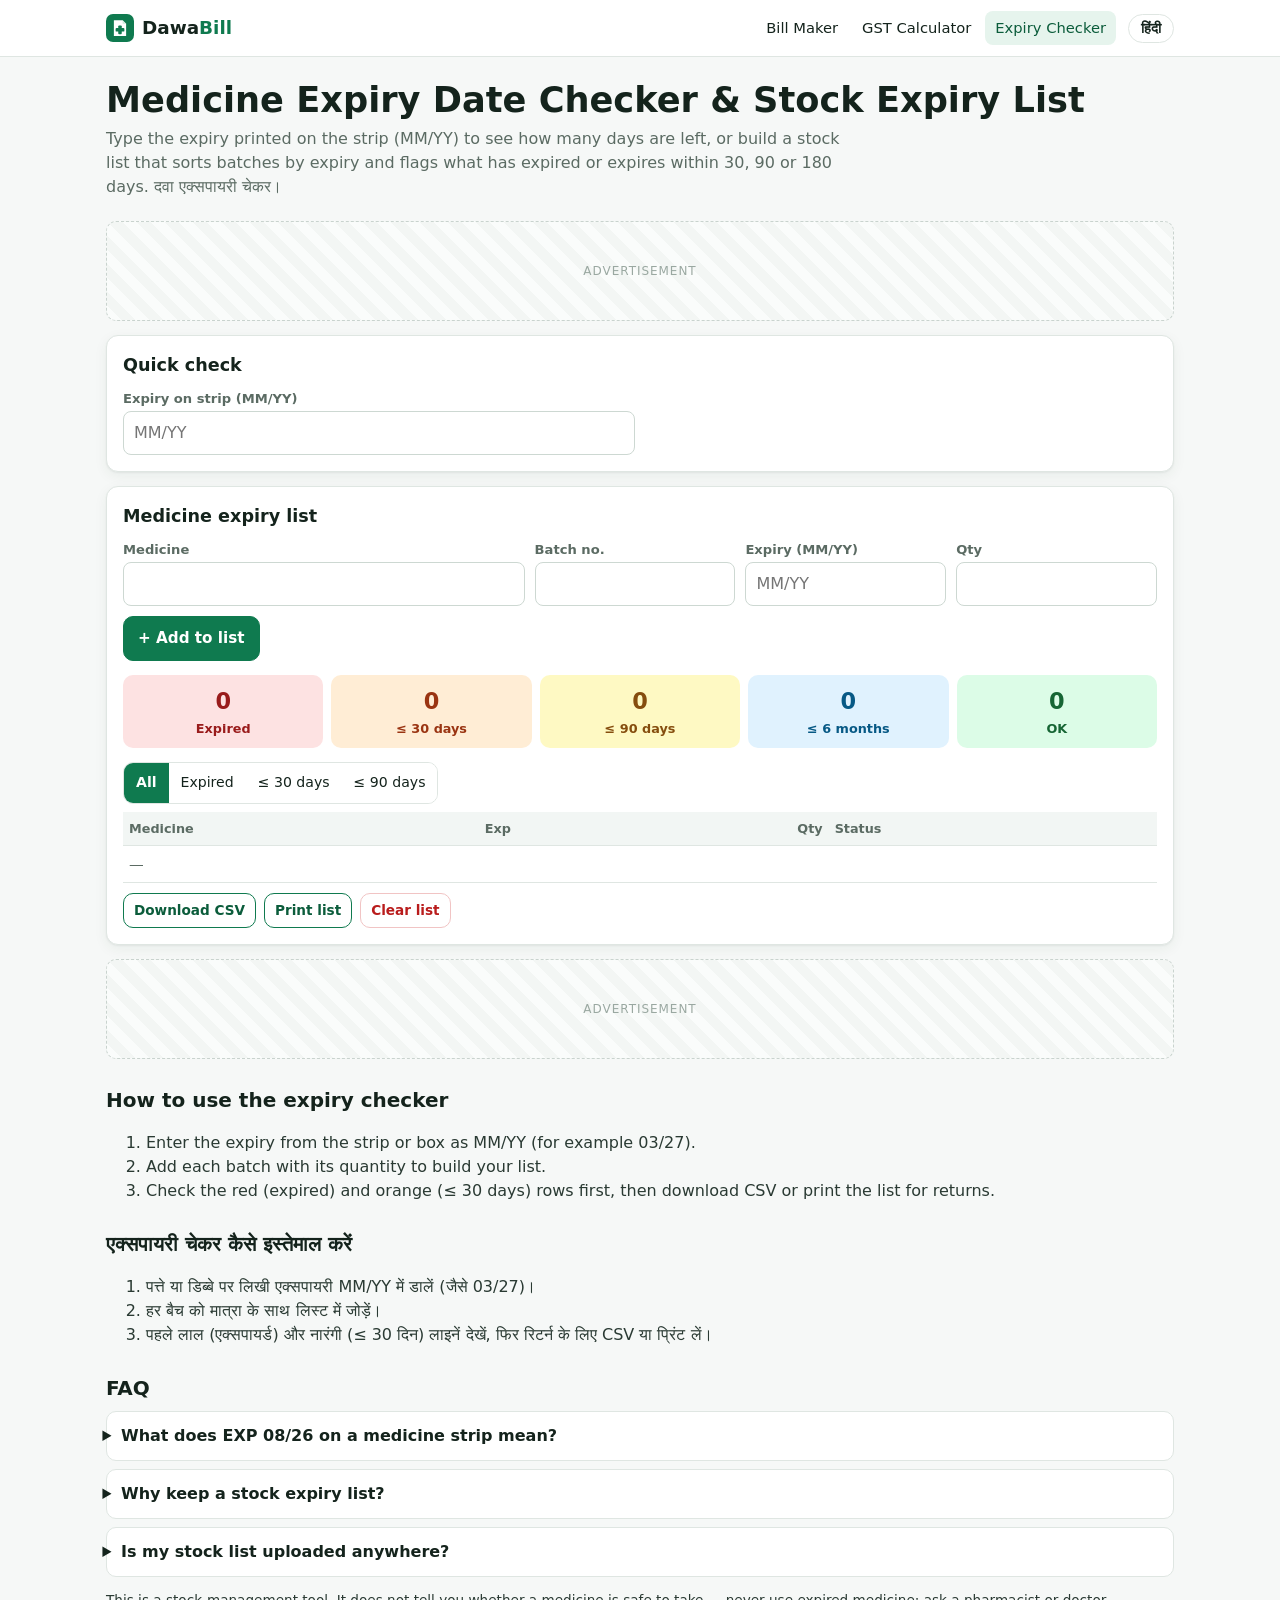
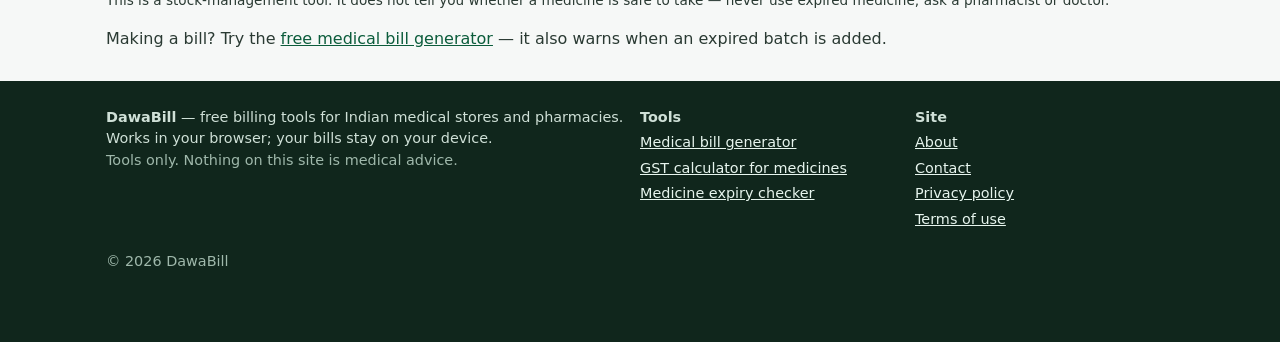
<file: docs/medicine-expiry-checker/index.html>
<!doctype html>
<html lang="en">
<head>
<meta charset="utf-8">
<meta name="viewport" content="width=device-width, initial-scale=1">
<title>Medicine Expiry Date Checker & Stock Expiry List (Free) | DawaBill</title>
<meta name="description" content="Free medicine expiry date checker and stock expiry list for chemists: enter MM/YY to see days left, track expired and near-expiry batches (30/90/180 days), export CSV.">
<link rel="canonical" href="https://wildsouleast.github.io/dawabill/medicine-expiry-checker/">
<meta name="robots" content="index,follow">
<meta name="theme-color" content="#0f7a4f">
<meta property="og:type" content="website">
<meta property="og:site_name" content="DawaBill">
<meta property="og:title" content="Medicine Expiry Date Checker & Stock Expiry List (Free) | DawaBill">
<meta property="og:description" content="Free medicine expiry date checker and stock expiry list for chemists: enter MM/YY to see days left, track expired and near-expiry batches (30/90/180 days), export CSV.">
<meta property="og:url" content="https://wildsouleast.github.io/dawabill/medicine-expiry-checker/">
<meta property="og:image" content="https://wildsouleast.github.io/dawabill/og.png">
<meta property="og:locale" content="en_IN">
<meta name="twitter:card" content="summary_large_image">
<link rel="icon" href="../favicon.svg" type="image/svg+xml">
<link rel="stylesheet" href="../styles.css">
<script type="application/ld+json">{"@context": "https://schema.org", "@type": "WebApplication", "name": "Medicine Expiry Checker", "url": "https://wildsouleast.github.io/dawabill/medicine-expiry-checker/", "description": "Free medicine expiry date checker and stock expiry list for chemists: enter MM/YY to see days left, track expired and near-expiry batches (30/90/180 days), export CSV.", "applicationCategory": "BusinessApplication", "operatingSystem": "Any (web browser)", "inLanguage": ["en-IN", "hi-IN"], "isAccessibleForFree": true, "offers": {"@type": "Offer", "price": "0", "priceCurrency": "INR"}}</script><script type="application/ld+json">{"@context": "https://schema.org", "@type": "FAQPage", "mainEntity": [{"@type": "Question", "name": "What does EXP 08/26 on a medicine strip mean?", "acceptedAnswer": {"@type": "Answer", "text": "It shows the expiry month and year: August 2026. Shops commonly treat stock as valid until the last day of that month, and that is how this tool counts the days. Always follow the label and your pharmacist's guidance."}}, {"@type": "Question", "name": "Why keep a stock expiry list?", "acceptedAnswer": {"@type": "Answer", "text": "So expired batches are removed from the shelf and near-expiry stock can be returned to the distributor or sold first (FEFO – first expiry, first out) in time."}}, {"@type": "Question", "name": "Is my stock list uploaded anywhere?", "acceptedAnswer": {"@type": "Answer", "text": "No. The list is stored only in your browser on this device. Use “Download CSV” to keep a copy or open it in Excel."}}]}</script>
</head>
<body>
<a class="skip" href="#main">Skip to content</a>
<header class="site noprint"><div class="wrap">
<a class="logo" href="../"><svg viewBox="0 0 32 32" aria-hidden="true"><rect width="32" height="32" rx="8" fill="#0f7a4f"/><path d="M9 7h10l4 4v14H9z" fill="#fff"/><path d="M19 7v4h4" fill="#cfe9dc"/><rect x="14" y="13" width="4" height="10" rx="1" fill="#0f7a4f"/><rect x="11" y="16" width="10" height="4" rx="1" fill="#0f7a4f"/></svg><span>Dawa<b>Bill</b></span></a>
<nav class="main" aria-label="Main"><a href="../">Bill Maker</a><a href="../gst-calculator/">GST Calculator</a><a href="../medicine-expiry-checker/" aria-current=page>Expiry Checker</a></nav>
<button id="langBtn" class="lang" type="button">हिंदी</button>
</div></header>
<main id="main">

<div class="wrap">
<section class="hero"><h1>Medicine Expiry Date Checker &amp; Stock Expiry List</h1>
<p>Type the expiry printed on the strip (MM/YY) to see how many days are left, or build a stock list that sorts batches by expiry and flags what has expired or expires within 30, 90 or 180 days. दवा एक्सपायरी चेकर।</p></section>
<!-- AD SLOT: expiry-top — paste the AdSense <ins> unit here after approval; keep the reserved height -->
<div class="ad-slot noprint" data-ad-slot="expiry-top" aria-hidden="true">Advertisement</div>
<section class="card noprint" aria-labelledby="hQ"><h2 id="hQ" data-i18n="quick">Quick check</h2>
<div class="grid g2"><div><label for="qExp" data-i18n="expInput">Expiry on strip (MM/YY)</label><input id="qExp" inputmode="numeric" placeholder="MM/YY" maxlength="7"></div>
<div style="display:flex;align-items:flex-end;min-height:44px" id="qOut" aria-live="polite"></div></div>
</section>
<section class="card" aria-labelledby="hS"><h2 id="hS" data-i18n="expTitle">Medicine expiry list</h2>
<form id="stockForm" class="grid g4 noprint" autocomplete="off">
<div><label for="sName" data-i18n="name">Medicine</label><input id="sName"></div>
<div><label for="sBatch" data-i18n="batch">Batch no.</label><input id="sBatch"></div>
<div><label for="sExp" data-i18n="expiry">Expiry (MM/YY)</label><input id="sExp" inputmode="numeric" placeholder="MM/YY" maxlength="7"></div>
<div><label for="sQty" data-i18n="qty">Qty</label><input id="sQty" inputmode="numeric"></div>
<div style="grid-column:1/-1"><button type="button" id="addStock" class="btn" data-i18n="addStock">+ Add to list</button></div>
</form>
<div class="stats" id="stats" style="margin:14px 0"></div>
<div class="seg noprint" role="group" aria-label="Filter" style="flex-wrap:wrap;margin-bottom:8px"><button type="button" data-f="all" aria-pressed="true" data-i18n="all">All</button><button type="button" data-f="expired" aria-pressed="false" data-i18n="st_expired">Expired</button><button type="button" data-f="d30" aria-pressed="false" data-i18n="st_d30">≤ 30 days</button><button type="button" data-f="d90" aria-pressed="false" data-i18n="st_d90">≤ 90 days</button></div>
<div class="tbl-wrap"><table class="simple"><thead><tr><th data-i18n="name">Medicine</th><th data-i18n="exp">Exp</th><th class="r" data-i18n="qty">Qty</th><th data-i18n="status">Status</th><th><span class="skip">Remove</span></th></tr></thead><tbody id="stockBody"></tbody></table></div>
<div class="row-actions noprint"><button type="button" id="btnCsv" class="btn ghost small" data-i18n="exportCsv">Download CSV</button><button type="button" id="btnPrintList" class="btn ghost small" data-i18n="printList">Print list</button><button type="button" id="btnClear" class="btn small danger" data-i18n="clearAll">Clear list</button></div>
</section>
<!-- AD SLOT: expiry-middle — paste the AdSense <ins> unit here after approval; keep the reserved height -->
<div class="ad-slot noprint" data-ad-slot="expiry-middle" aria-hidden="true">Advertisement</div>
<article class="content noprint">
<h2>How to use the expiry checker</h2>
<ol><li>Enter the expiry from the strip or box as MM/YY (for example 03/27).</li><li>Add each batch with its quantity to build your list.</li><li>Check the red (expired) and orange (≤ 30 days) rows first, then download CSV or print the list for returns.</li></ol>
<h2 lang="hi">एक्सपायरी चेकर कैसे इस्तेमाल करें</h2>
<ol lang="hi"><li>पत्ते या डिब्बे पर लिखी एक्सपायरी MM/YY में डालें (जैसे 03/27)।</li><li>हर बैच को मात्रा के साथ लिस्ट में जोड़ें।</li><li>पहले लाल (एक्सपायर्ड) और नारंगी (≤ 30 दिन) लाइनें देखें, फिर रिटर्न के लिए CSV या प्रिंट लें।</li></ol>
<h2>FAQ</h2>
<details><summary>What does EXP 08/26 on a medicine strip mean?</summary><p>It shows the expiry month and year: August 2026. Shops commonly treat stock as valid until the last day of that month, and that is how this tool counts the days. Always follow the label and your pharmacist's guidance.</p><p class="hi" lang="hi"><b>दवा के पत्ते पर EXP 08/26 का क्या मतलब है?</b><br>यह एक्सपायरी का महीना और साल है: अगस्त 2026। दुकानों में आम तौर पर उस महीने के आख़िरी दिन तक मान्य माना जाता है, और यह टूल इसी तरह दिन गिनता है। हमेशा लेबल और फार्मासिस्ट की सलाह मानें।</p></details><details><summary>Why keep a stock expiry list?</summary><p>So expired batches are removed from the shelf and near-expiry stock can be returned to the distributor or sold first (FEFO – first expiry, first out) in time.</p><p class="hi" lang="hi"><b>स्टॉक एक्सपायरी लिस्ट क्यों रखें?</b><br>ताकि एक्सपायर्ड बैच शेल्फ़ से हटें और जल्दी एक्सपायर होने वाला माल समय पर डिस्ट्रीब्यूटर को लौटाया या पहले बेचा जा सके (FEFO)।</p></details><details><summary>Is my stock list uploaded anywhere?</summary><p>No. The list is stored only in your browser on this device. Use “Download CSV” to keep a copy or open it in Excel.</p><p class="hi" lang="hi"><b>क्या मेरी स्टॉक लिस्ट कहीं अपलोड होती है?</b><br>नहीं। लिस्ट सिर्फ इसी डिवाइस के ब्राउज़र में रहती है। कॉपी रखने के लिए “CSV डाउनलोड” करें, Excel में खुल जाती है।</p></details>
<p class="note">This is a stock-management tool. It does not tell you whether a medicine is safe to take — never use expired medicine; ask a pharmacist or doctor.</p>
<p>Making a bill? Try the <a href="../">free medical bill generator</a> — it also warns when an expired batch is added.</p>
</article>
</div>
</main>
<footer class="site noprint"><div class="wrap cols">
<div><b>DawaBill</b> — free billing tools for Indian medical stores and pharmacies. Works in your browser; your bills stay on your device.<br><span class="muted" style="color:#9fb8ab">Tools only. Nothing on this site is medical advice.</span></div>
<div><b>Tools</b><ul><li><a href="../">Medical bill generator</a></li><li><a href="../gst-calculator/">GST calculator for medicines</a></li><li><a href="../medicine-expiry-checker/">Medicine expiry checker</a></li></ul></div>
<div><b>Site</b><ul><li><a href="../about/">About</a></li><li><a href="../contact/">Contact</a></li><li><a href="../privacy-policy/">Privacy policy</a></li><li><a href="../terms/">Terms of use</a></li></ul></div>
<div style="grid-column:1/-1;color:#9fb8ab">© <span id="yr">2026</span> DawaBill</div>
</div></footer>
<div id="toast" class="toast" role="status" aria-live="polite"></div>
<div id="print-root"></div>
<script src="../i18n.js"></script><script src="../calc.js"></script><script src="../common.js"></script><script src="../expiry.js"></script>
</body>
</html>
</file>
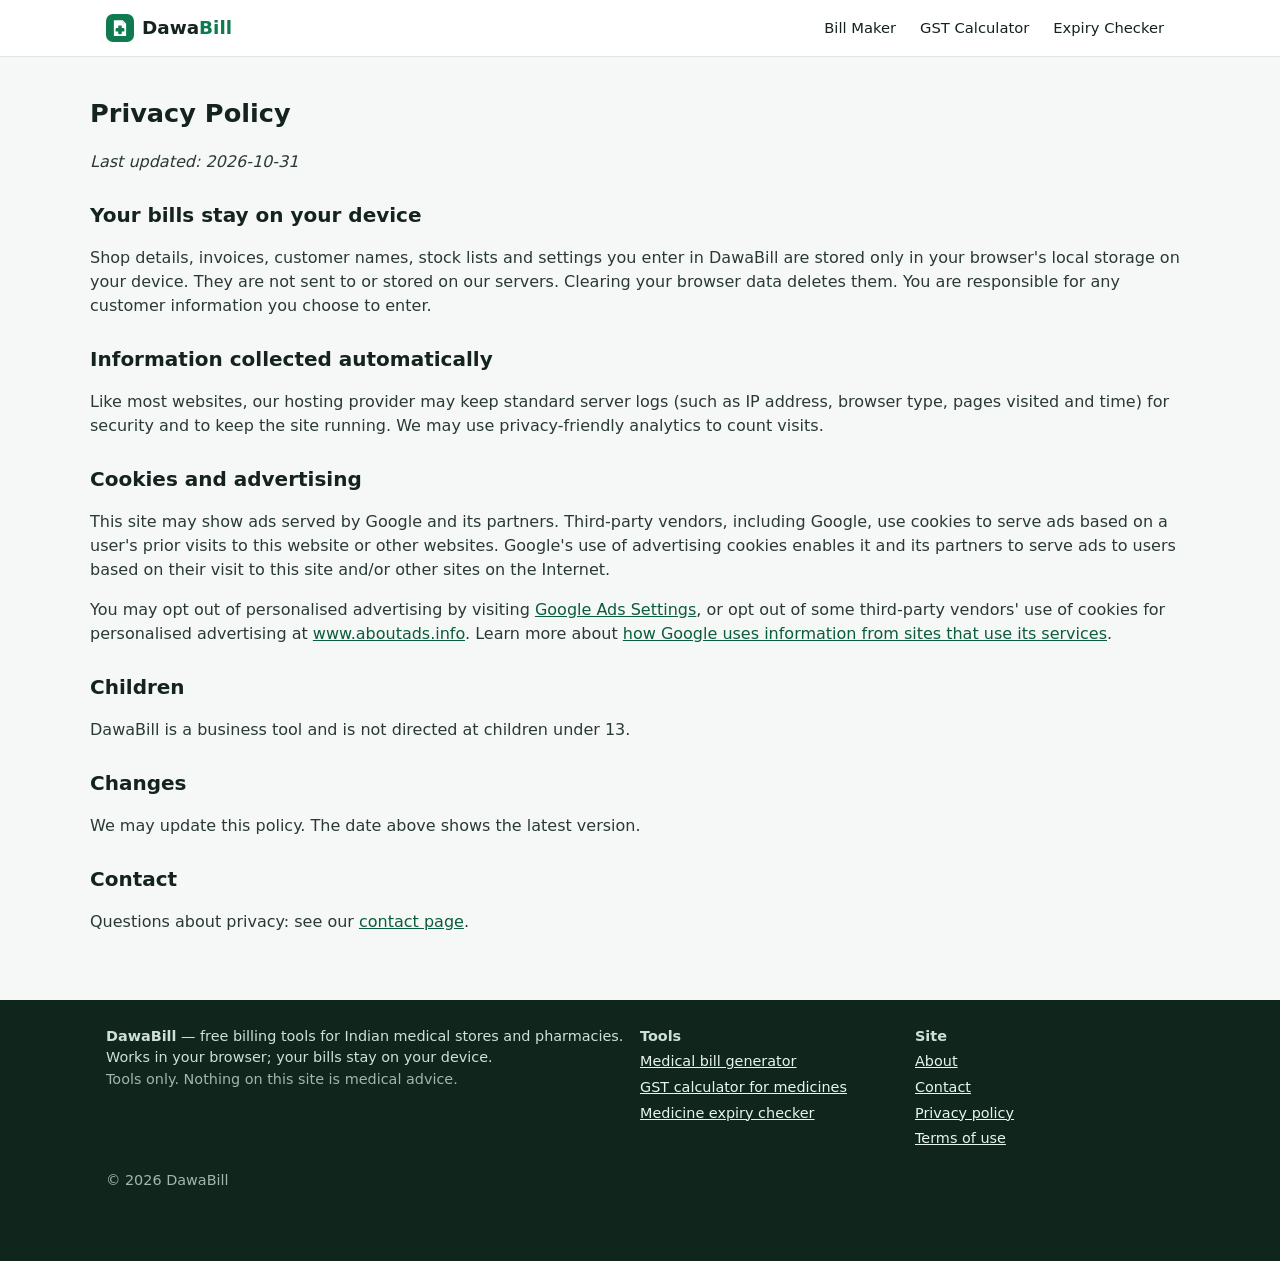
<file: docs/privacy-policy/index.html>
<!doctype html>
<html lang="en">
<head>
<meta charset="utf-8">
<meta name="viewport" content="width=device-width, initial-scale=1">
<title>Privacy Policy | DawaBill</title>
<meta name="description" content="DawaBill privacy policy: your bills stay in your browser; how cookies and advertising work on this site.">
<link rel="canonical" href="https://wildsouleast.github.io/dawabill/privacy-policy/">
<meta name="robots" content="index,follow">
<meta name="theme-color" content="#0f7a4f">
<meta property="og:type" content="website">
<meta property="og:site_name" content="DawaBill">
<meta property="og:title" content="Privacy Policy | DawaBill">
<meta property="og:description" content="DawaBill privacy policy: your bills stay in your browser; how cookies and advertising work on this site.">
<meta property="og:url" content="https://wildsouleast.github.io/dawabill/privacy-policy/">
<meta property="og:image" content="https://wildsouleast.github.io/dawabill/og.png">
<meta property="og:locale" content="en_IN">
<meta name="twitter:card" content="summary_large_image">
<link rel="icon" href="../favicon.svg" type="image/svg+xml">
<link rel="stylesheet" href="../styles.css">

</head>
<body>
<a class="skip" href="#main">Skip to content</a>
<header class="site noprint"><div class="wrap">
<a class="logo" href="../"><svg viewBox="0 0 32 32" aria-hidden="true"><rect width="32" height="32" rx="8" fill="#0f7a4f"/><path d="M9 7h10l4 4v14H9z" fill="#fff"/><path d="M19 7v4h4" fill="#cfe9dc"/><rect x="14" y="13" width="4" height="10" rx="1" fill="#0f7a4f"/><rect x="11" y="16" width="10" height="4" rx="1" fill="#0f7a4f"/></svg><span>Dawa<b>Bill</b></span></a>
<nav class="main" aria-label="Main"><a href="../">Bill Maker</a><a href="../gst-calculator/">GST Calculator</a><a href="../medicine-expiry-checker/">Expiry Checker</a></nav>

</div></header>
<main id="main">
<div class="wrap page content"><h1>Privacy Policy</h1>
<p><i>Last updated: 2026-10-31</i></p>
<h2>Your bills stay on your device</h2>
<p>Shop details, invoices, customer names, stock lists and settings you enter in DawaBill are stored only in your browser's local storage on your device. They are not sent to or stored on our servers. Clearing your browser data deletes them. You are responsible for any customer information you choose to enter.</p>
<h2>Information collected automatically</h2>
<p>Like most websites, our hosting provider may keep standard server logs (such as IP address, browser type, pages visited and time) for security and to keep the site running. We may use privacy-friendly analytics to count visits.</p>
<h2>Cookies and advertising</h2>
<p>This site may show ads served by Google and its partners. Third-party vendors, including Google, use cookies to serve ads based on a user's prior visits to this website or other websites. Google's use of advertising cookies enables it and its partners to serve ads to users based on their visit to this site and/or other sites on the Internet.</p>
<p>You may opt out of personalised advertising by visiting <a href="https://www.google.com/settings/ads" rel="noopener">Google Ads Settings</a>, or opt out of some third-party vendors' use of cookies for personalised advertising at <a href="https://www.aboutads.info/choices/" rel="noopener">www.aboutads.info</a>. Learn more about <a href="https://policies.google.com/technologies/partner-sites" rel="noopener">how Google uses information from sites that use its services</a>.</p>
<h2>Children</h2>
<p>DawaBill is a business tool and is not directed at children under 13.</p>
<h2>Changes</h2>
<p>We may update this policy. The date above shows the latest version.</p>
<h2>Contact</h2>
<p>Questions about privacy: see our <a href="../contact/">contact page</a>.</p></div>
</main>
<footer class="site noprint"><div class="wrap cols">
<div><b>DawaBill</b> — free billing tools for Indian medical stores and pharmacies. Works in your browser; your bills stay on your device.<br><span class="muted" style="color:#9fb8ab">Tools only. Nothing on this site is medical advice.</span></div>
<div><b>Tools</b><ul><li><a href="../">Medical bill generator</a></li><li><a href="../gst-calculator/">GST calculator for medicines</a></li><li><a href="../medicine-expiry-checker/">Medicine expiry checker</a></li></ul></div>
<div><b>Site</b><ul><li><a href="../about/">About</a></li><li><a href="../contact/">Contact</a></li><li><a href="../privacy-policy/">Privacy policy</a></li><li><a href="../terms/">Terms of use</a></li></ul></div>
<div style="grid-column:1/-1;color:#9fb8ab">© <span id="yr">2026</span> DawaBill</div>
</div></footer>
<div id="toast" class="toast" role="status" aria-live="polite"></div>
<div id="print-root"></div>
<script src="../i18n.js"></script><script src="../calc.js"></script><script src="../common.js"></script>
</body>
</html>
</file>
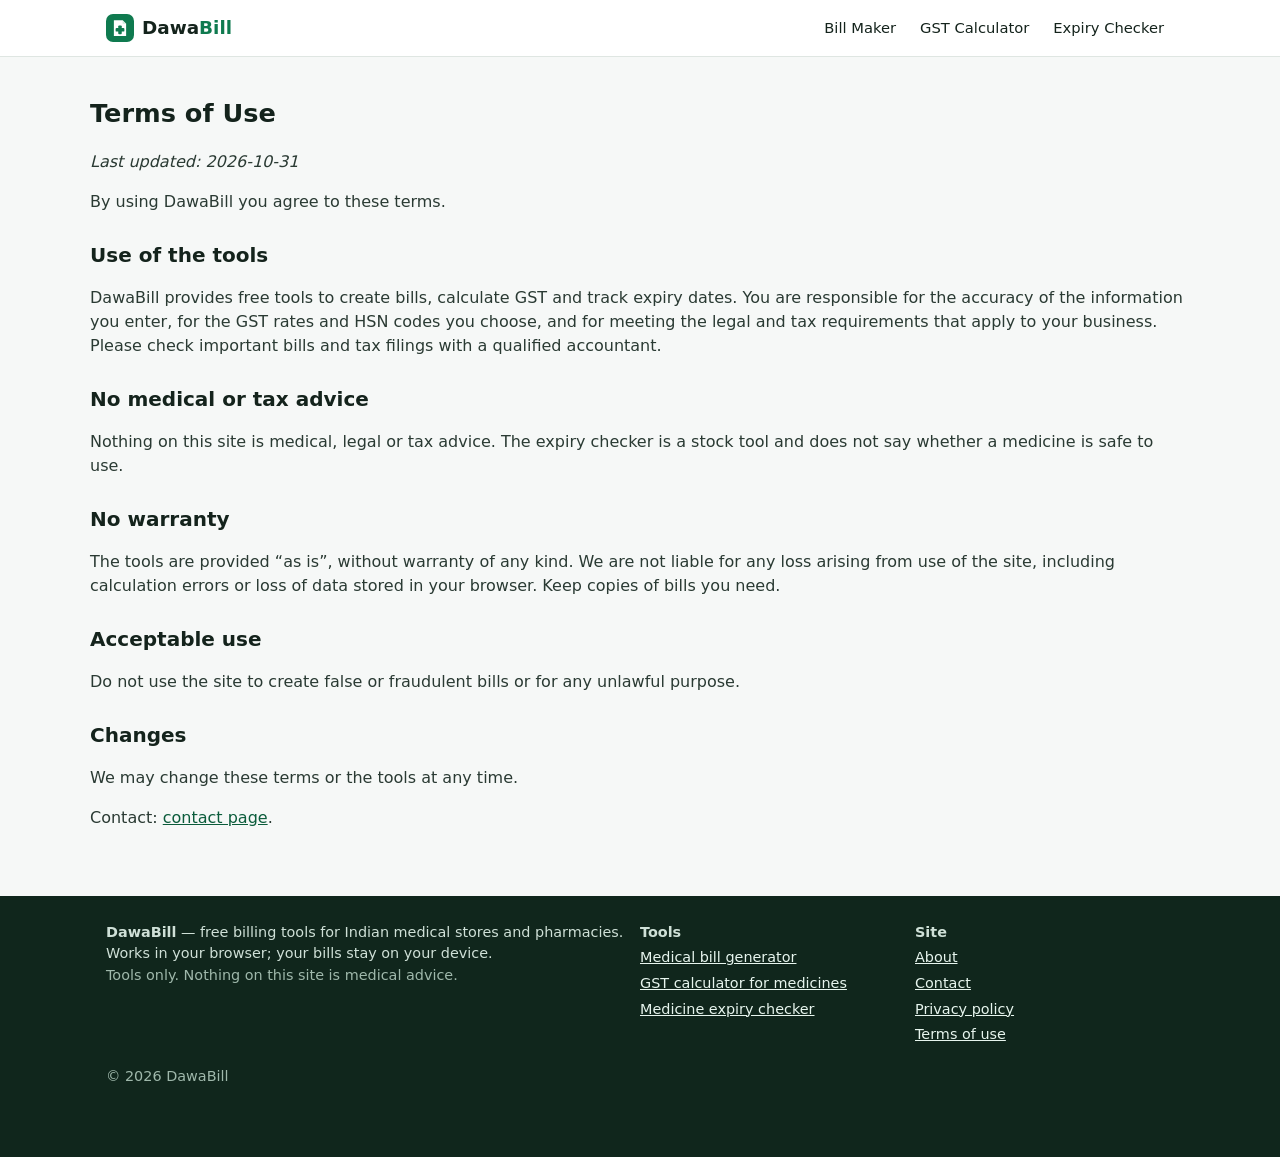
<file: docs/terms/index.html>
<!doctype html>
<html lang="en">
<head>
<meta charset="utf-8">
<meta name="viewport" content="width=device-width, initial-scale=1">
<title>Terms of Use | DawaBill</title>
<meta name="description" content="Terms of use for DawaBill free medical bill generator and tools.">
<link rel="canonical" href="https://wildsouleast.github.io/dawabill/terms/">
<meta name="robots" content="index,follow">
<meta name="theme-color" content="#0f7a4f">
<meta property="og:type" content="website">
<meta property="og:site_name" content="DawaBill">
<meta property="og:title" content="Terms of Use | DawaBill">
<meta property="og:description" content="Terms of use for DawaBill free medical bill generator and tools.">
<meta property="og:url" content="https://wildsouleast.github.io/dawabill/terms/">
<meta property="og:image" content="https://wildsouleast.github.io/dawabill/og.png">
<meta property="og:locale" content="en_IN">
<meta name="twitter:card" content="summary_large_image">
<link rel="icon" href="../favicon.svg" type="image/svg+xml">
<link rel="stylesheet" href="../styles.css">

</head>
<body>
<a class="skip" href="#main">Skip to content</a>
<header class="site noprint"><div class="wrap">
<a class="logo" href="../"><svg viewBox="0 0 32 32" aria-hidden="true"><rect width="32" height="32" rx="8" fill="#0f7a4f"/><path d="M9 7h10l4 4v14H9z" fill="#fff"/><path d="M19 7v4h4" fill="#cfe9dc"/><rect x="14" y="13" width="4" height="10" rx="1" fill="#0f7a4f"/><rect x="11" y="16" width="10" height="4" rx="1" fill="#0f7a4f"/></svg><span>Dawa<b>Bill</b></span></a>
<nav class="main" aria-label="Main"><a href="../">Bill Maker</a><a href="../gst-calculator/">GST Calculator</a><a href="../medicine-expiry-checker/">Expiry Checker</a></nav>

</div></header>
<main id="main">
<div class="wrap page content"><h1>Terms of Use</h1>
<p><i>Last updated: 2026-10-31</i></p>
<p>By using DawaBill you agree to these terms.</p>
<h2>Use of the tools</h2>
<p>DawaBill provides free tools to create bills, calculate GST and track expiry dates. You are responsible for the accuracy of the information you enter, for the GST rates and HSN codes you choose, and for meeting the legal and tax requirements that apply to your business. Please check important bills and tax filings with a qualified accountant.</p>
<h2>No medical or tax advice</h2>
<p>Nothing on this site is medical, legal or tax advice. The expiry checker is a stock tool and does not say whether a medicine is safe to use.</p>
<h2>No warranty</h2>
<p>The tools are provided “as is”, without warranty of any kind. We are not liable for any loss arising from use of the site, including calculation errors or loss of data stored in your browser. Keep copies of bills you need.</p>
<h2>Acceptable use</h2>
<p>Do not use the site to create false or fraudulent bills or for any unlawful purpose.</p>
<h2>Changes</h2>
<p>We may change these terms or the tools at any time.</p>
<p>Contact: <a href="../contact/">contact page</a>.</p></div>
</main>
<footer class="site noprint"><div class="wrap cols">
<div><b>DawaBill</b> — free billing tools for Indian medical stores and pharmacies. Works in your browser; your bills stay on your device.<br><span class="muted" style="color:#9fb8ab">Tools only. Nothing on this site is medical advice.</span></div>
<div><b>Tools</b><ul><li><a href="../">Medical bill generator</a></li><li><a href="../gst-calculator/">GST calculator for medicines</a></li><li><a href="../medicine-expiry-checker/">Medicine expiry checker</a></li></ul></div>
<div><b>Site</b><ul><li><a href="../about/">About</a></li><li><a href="../contact/">Contact</a></li><li><a href="../privacy-policy/">Privacy policy</a></li><li><a href="../terms/">Terms of use</a></li></ul></div>
<div style="grid-column:1/-1;color:#9fb8ab">© <span id="yr">2026</span> DawaBill</div>
</div></footer>
<div id="toast" class="toast" role="status" aria-live="polite"></div>
<div id="print-root"></div>
<script src="../i18n.js"></script><script src="../calc.js"></script><script src="../common.js"></script>
</body>
</html>
</file>
<file: docs/styles.css>
[hidden]{display:none!important}
:root{--bg:#f6f8f7;--card:#fff;--ink:#14231c;--muted:#5b6b63;--line:#dfe6e2;--brand:#0f7a4f;--brand-d:#0b5c3b;--brand-l:#e6f4ed;--warn:#b45309;--bad:#b91c1c;--radius:12px;--shadow:0 1px 2px rgba(0,0,0,.05),0 4px 14px rgba(15,60,40,.06)}
*{box-sizing:border-box}
html{-webkit-text-size-adjust:100%}
body{margin:0;font-family:system-ui,-apple-system,"Segoe UI",Roboto,"Noto Sans","Noto Sans Devanagari",Arial,sans-serif;background:var(--bg);color:var(--ink);line-height:1.5;font-size:16px}
a{color:var(--brand-d)}
img{max-width:100%}
.wrap{max-width:1100px;margin:0 auto;padding:0 16px}
.skip{position:absolute;left:-999px;top:0;background:#000;color:#fff;padding:8px 12px;z-index:99}
.skip:focus{left:8px}
header.site{background:#fff;border-bottom:1px solid var(--line)}
@media(min-width:760px){header.site{position:sticky;top:0;z-index:20}}
header.site .wrap{display:flex;align-items:center;gap:12px;min-height:56px;flex-wrap:wrap}
.logo{display:flex;align-items:center;gap:8px;font-weight:800;font-size:1.15rem;color:var(--ink);text-decoration:none}
.logo svg{width:28px;height:28px}
.logo span b{color:var(--brand)}
nav.main{display:flex;gap:4px;margin-left:auto}
@media(max-width:759px){header.site .wrap{gap:4px 10px;padding-top:6px;padding-bottom:4px}nav.main{order:3;width:100%;margin:0 -6px;overflow-x:auto;white-space:nowrap;scrollbar-width:none}.lang{margin-left:auto}}
nav.main a{text-decoration:none;color:var(--ink);padding:6px 10px;border-radius:8px;font-size:.92rem}
nav.main a[aria-current=page],nav.main a:hover{background:var(--brand-l);color:var(--brand-d)}
.lang{border:1px solid var(--line);background:#fff;border-radius:999px;padding:5px 12px;font-weight:600;cursor:pointer;font-size:.88rem;color:var(--ink)}
:focus-visible{outline:3px solid #f59e0b;outline-offset:2px}
.hero{padding:22px 0 8px}
.hero h1{font-size:clamp(1.45rem,4.6vw,2.2rem);line-height:1.2;margin:0 0 6px}
.hero p{margin:0;color:var(--muted);max-width:760px}
.badges{display:flex;gap:8px;flex-wrap:wrap;margin-top:10px;padding:0;list-style:none}
.badges li{background:var(--brand-l);color:var(--brand-d);border-radius:999px;padding:3px 10px;font-size:.82rem;font-weight:600}
.card{background:var(--card);border:1px solid var(--line);border-radius:var(--radius);box-shadow:var(--shadow);padding:16px;margin:14px 0}
.card h2{font-size:1.1rem;margin:0 0 10px}
.card h2 small{font-weight:500;color:var(--muted);font-size:.8rem}
.grid{display:grid;gap:10px;grid-template-columns:1fr}
@media(min-width:640px){.grid.g2{grid-template-columns:1fr 1fr}.grid.g3{grid-template-columns:repeat(3,1fr)}.grid.g4{grid-template-columns:repeat(4,1fr)}}
label{display:block;font-size:.82rem;font-weight:600;color:var(--muted);margin-bottom:3px}
input,select,textarea{width:100%;font:inherit;font-size:16px;padding:9px 10px;border:1px solid #cdd8d2;border-radius:8px;background:#fff;color:var(--ink);min-width:0}
textarea{resize:vertical;min-height:60px}
input:focus,select:focus,textarea:focus{border-color:var(--brand);outline:2px solid rgba(15,122,79,.25);outline-offset:0}
.btn{display:inline-flex;align-items:center;justify-content:center;gap:6px;font:inherit;font-weight:700;font-size:.95rem;border-radius:10px;border:1px solid var(--brand);background:var(--brand);color:#fff;padding:10px 14px;cursor:pointer;text-decoration:none;min-height:44px}
.btn:hover{background:var(--brand-d)}
.btn.ghost{background:#fff;color:var(--brand-d)}
.btn.ghost:hover{background:var(--brand-l)}
.btn.small{padding:6px 10px;min-height:34px;font-size:.85rem}
.btn.danger{border-color:#f1c4c4;color:var(--bad);background:#fff}
.row-actions{display:flex;gap:8px;flex-wrap:wrap;margin-top:10px}
.item{border:1px solid var(--line);border-radius:10px;padding:10px;margin-bottom:10px;background:#fbfdfc;position:relative}
.item .num{position:absolute;top:-10px;left:10px;background:var(--brand);color:#fff;font-size:.72rem;font-weight:700;border-radius:999px;padding:1px 8px}
.item .grid{grid-template-columns:repeat(2,1fr)}
.item .f-name{grid-column:1/-1}
@media(min-width:760px){.item .grid{grid-template-columns:2.6fr 1.1fr .9fr .9fr .7fr 1fr .8fr .9fr}.item .f-name{grid-column:auto}}
.item .line-total{grid-column:1/-1;display:flex;justify-content:space-between;align-items:center;font-size:.9rem;color:var(--muted)}
.item .line-total b{color:var(--ink)}
.totals{display:grid;grid-template-columns:1fr auto;gap:4px 16px;font-size:.95rem;max-width:420px;margin-left:auto}
.totals .grand{font-size:1.25rem;font-weight:800;color:var(--brand-d);border-top:1px solid var(--line);padding-top:6px}
.words{font-style:italic;color:var(--muted);text-align:right;margin-top:6px}
.check{display:flex;align-items:center;gap:8px;font-size:.9rem;color:var(--ink);font-weight:500}
.check input{width:20px;height:20px}
.muted{color:var(--muted)}
.note{font-size:.85rem;color:var(--muted)}
.ad-slot{display:flex;align-items:center;justify-content:center;min-height:100px;margin:14px 0;border:1px dashed #c9d3ce;border-radius:10px;background:repeating-linear-gradient(45deg,#fafcfb,#fafcfb 10px,#f3f6f4 10px,#f3f6f4 20px);color:#9aa8a1;font-size:.75rem;letter-spacing:.08em;text-transform:uppercase}
.ad-slot.tall{min-height:250px}
.sticky-bar{position:sticky;bottom:0;z-index:15;background:rgba(255,255,255,.96);border-top:1px solid var(--line);padding:10px 0;backdrop-filter:blur(6px)}
.sticky-bar .wrap{display:flex;gap:8px;align-items:center;flex-wrap:wrap}
.sticky-bar .wrap{flex-wrap:nowrap}
.sticky-bar .sum{font-weight:800;font-size:1.05rem;margin-right:auto;white-space:nowrap}
@media(max-width:480px){.sticky-bar .sum .lbl{display:none}.sticky-bar .btn.small{padding:6px 8px;font-size:.8rem}}
.seg{display:inline-flex;border:1px solid var(--line);border-radius:10px;overflow:hidden}
.seg button{font:inherit;font-size:.88rem;border:0;background:#fff;padding:8px 12px;cursor:pointer;color:var(--ink);min-height:40px}
.seg button[aria-pressed=true]{background:var(--brand);color:#fff;font-weight:700}
.preview-box{overflow:hidden;border:1px solid var(--line);border-radius:10px;background:#e9eeeb;padding:10px}
.preview-scale{transform-origin:top left}
.recent{list-style:none;margin:0;padding:0}
.recent li{display:flex;gap:8px;align-items:center;justify-content:space-between;border-bottom:1px solid var(--line);padding:8px 0;flex-wrap:wrap}
.recent li:last-child{border-bottom:0}
.recent .meta{font-size:.88rem}
.content h2{font-size:1.25rem;margin:26px 0 8px}
.content h3{font-size:1.02rem;margin:16px 0 4px}
.content p,.content li{color:#2a3a33}
details{border:1px solid var(--line);border-radius:10px;background:#fff;margin:8px 0;padding:0 14px}
summary{cursor:pointer;font-weight:700;padding:12px 0;list-style-position:outside}
details p{margin:0 0 12px}
details .hi{color:var(--muted)}
footer.site{margin-top:30px;background:#10261c;color:#cfe0d7;padding:26px 0 70px;font-size:.9rem}
footer.site a{color:#e7f5ee}
footer.site .cols{display:grid;gap:16px;grid-template-columns:1fr}
@media(min-width:700px){footer.site .cols{grid-template-columns:2fr 1fr 1fr}}
footer.site ul{list-style:none;padding:0;margin:0}
footer.site li{margin:4px 0}
.toast{position:fixed;left:50%;bottom:80px;transform:translateX(-50%);background:#10261c;color:#fff;padding:10px 16px;border-radius:999px;font-size:.9rem;z-index:50;opacity:0;transition:opacity .2s;pointer-events:none}
.toast.show{opacity:1}
table.simple{width:100%;border-collapse:collapse;font-size:.92rem}
table.simple th,table.simple td{border-bottom:1px solid var(--line);padding:7px 6px;text-align:left}
table.simple th{background:#f2f6f4;font-size:.8rem;color:var(--muted)}
table.simple td.r,table.simple th.r{text-align:right}
.tbl-wrap{overflow-x:auto}
.result{background:var(--brand-l);border-radius:10px;padding:12px;display:grid;grid-template-columns:1fr auto;gap:4px 12px;font-size:1rem}
.result b{text-align:right}
.result .big{font-size:1.2rem;color:var(--brand-d)}
.st{display:inline-block;border-radius:999px;padding:2px 9px;font-size:.78rem;font-weight:700;white-space:nowrap}
.st.expired{background:#fde2e2;color:#991b1b}.st.d30{background:#ffedd5;color:#9a3412}.st.d90{background:#fef9c3;color:#854d0e}.st.d180{background:#e0f2fe;color:#075985}.st.ok{background:#dcfce7;color:#166534}.st.invalid{background:#eee;color:#555}
.stats{display:grid;grid-template-columns:repeat(2,1fr);gap:8px}
@media(min-width:640px){.stats{grid-template-columns:repeat(5,1fr)}}
.stats div{border-radius:10px;padding:10px;text-align:center;font-size:.8rem;font-weight:600}
.stats b{display:block;font-size:1.4rem}
.page{padding:20px 0}
.page h1{font-size:1.6rem}

/* ================= INVOICE (A4) ================= */
.invoice{background:#fff;color:#111;font-family:Arial,"Noto Sans","Noto Sans Devanagari",sans-serif;width:718px;padding:22px 24px;font-size:12px;line-height:1.35}
.invoice .ih{display:flex;gap:14px;align-items:flex-start;border-bottom:2px solid #0f7a4f;padding-bottom:10px}
.invoice .ih img{width:64px;height:64px;object-fit:contain}
.invoice .shop{flex:1}
.invoice .shop h3{margin:0;font-size:20px;color:#0b5c3b}
.invoice .shop div{font-size:11.5px}
.invoice .ttl{text-align:right;min-width:170px}
.invoice .ttl h4{margin:0 0 4px;font-size:15px;letter-spacing:.06em}
.invoice .meta{display:flex;justify-content:space-between;gap:12px;margin:10px 0;font-size:11.5px}
.invoice table{width:100%;border-collapse:collapse}
.invoice th{background:#e6f4ed;color:#0b5c3b;font-size:10.5px;text-transform:uppercase;padding:6px 4px;border:1px solid #cfe3d8;text-align:left}
.invoice td{padding:5px 4px;border:1px solid #e3e8e5;font-size:11.5px;vertical-align:top}
.invoice .r{text-align:right}
.invoice .c{text-align:center}
.invoice .sum{display:flex;justify-content:space-between;gap:16px;margin-top:10px;align-items:flex-start}
.invoice .slab{font-size:10.5px}
.invoice .slab td,.invoice .slab th{padding:3px 4px}
.invoice .tot{min-width:230px}
.invoice .tot div{display:flex;justify-content:space-between;padding:2px 0}
.invoice .tot .g{font-size:15px;font-weight:800;border-top:2px solid #0f7a4f;margin-top:4px;padding-top:5px;color:#0b5c3b}
.invoice .aw{margin-top:8px;font-size:11.5px}
.invoice .foot{display:flex;justify-content:space-between;align-items:flex-end;margin-top:22px;font-size:10.5px;color:#444}
.invoice .sign{text-align:center;min-width:170px;border-top:1px solid #999;padding-top:4px}
.invoice .small{font-size:10px;color:#666}
/* ================= INVOICE (80 mm thermal) ================= */
.invoice.thermal{width:302px;padding:10px 10px 14px;font-family:"Courier New",ui-monospace,monospace,"Noto Sans Devanagari";font-size:11px;color:#000}
.invoice.thermal .t-c{text-align:center}
.invoice.thermal h3{font-size:15px;margin:0;font-family:Arial,"Noto Sans Devanagari",sans-serif}
.invoice.thermal img{width:48px;height:48px;object-fit:contain;display:block;margin:0 auto 4px}
.invoice.thermal hr{border:0;border-top:1px dashed #000;margin:6px 0}
.invoice.thermal table{width:100%;border-collapse:collapse}
.invoice.thermal td,.invoice.thermal th{border:0;padding:1px 0;font-size:10.5px;background:none;color:#000;text-transform:none}
.invoice.thermal .kv{display:flex;justify-content:space-between}
.invoice.thermal .g{font-weight:700;font-size:13px}

#print-root{display:none}
@media print{
  body.printing>*:not(#print-root){display:none!important}
  body.printing #print-root{display:block}
  body.printing{background:#fff;margin:0}
  #print-root .invoice{transform:none!important;margin:0}
}
@media print{.noprint,header.site,footer.site,.sticky-bar,.ad-slot{display:none!important}body{background:#fff}.card{box-shadow:none;border:0;padding:0}.st{border:1px solid #999}}
#stockForm{grid-template-columns:1fr 1fr}#stockForm>div:first-child{grid-column:1/-1}
@media(min-width:640px){#stockForm{grid-template-columns:2fr 1fr 1fr 1fr}#stockForm>div:first-child{grid-column:auto}}
@media(max-width:480px){table.simple th,table.simple td{padding:6px 4px;font-size:.86rem}}
</file>
